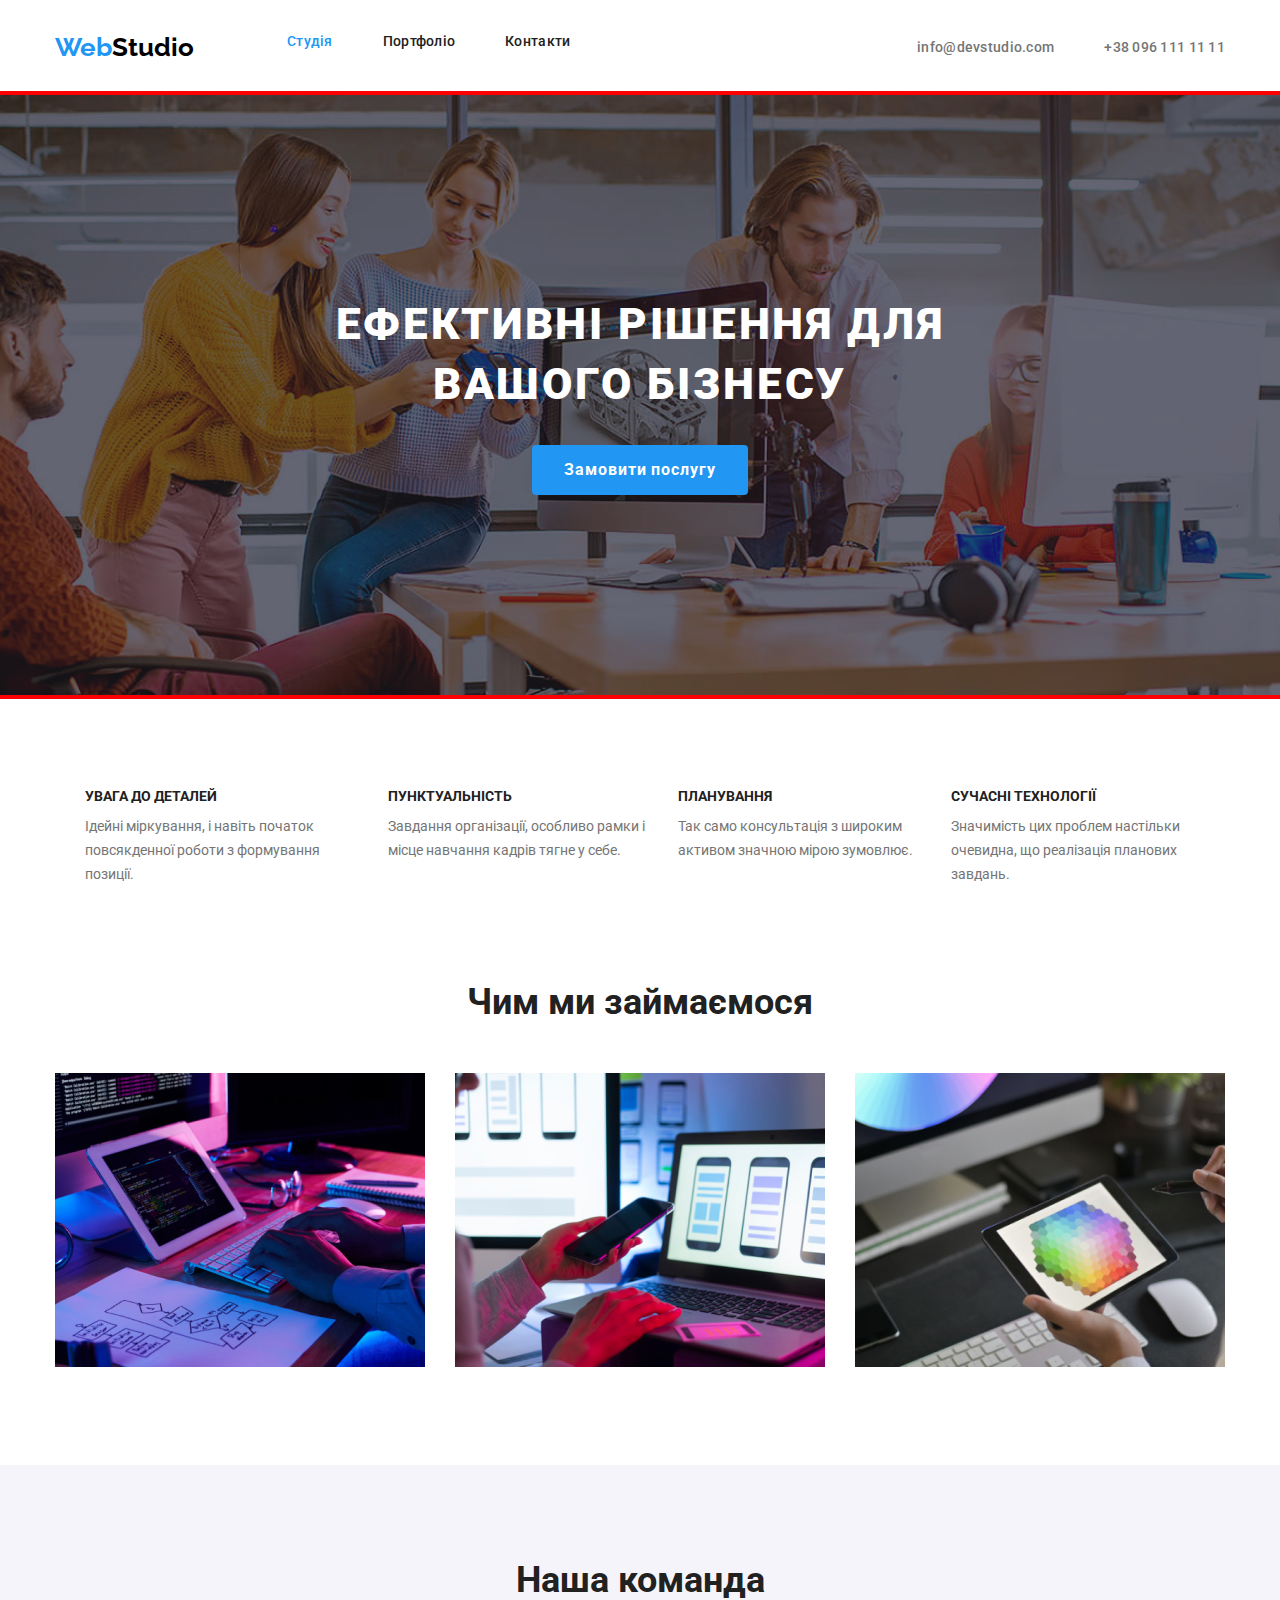
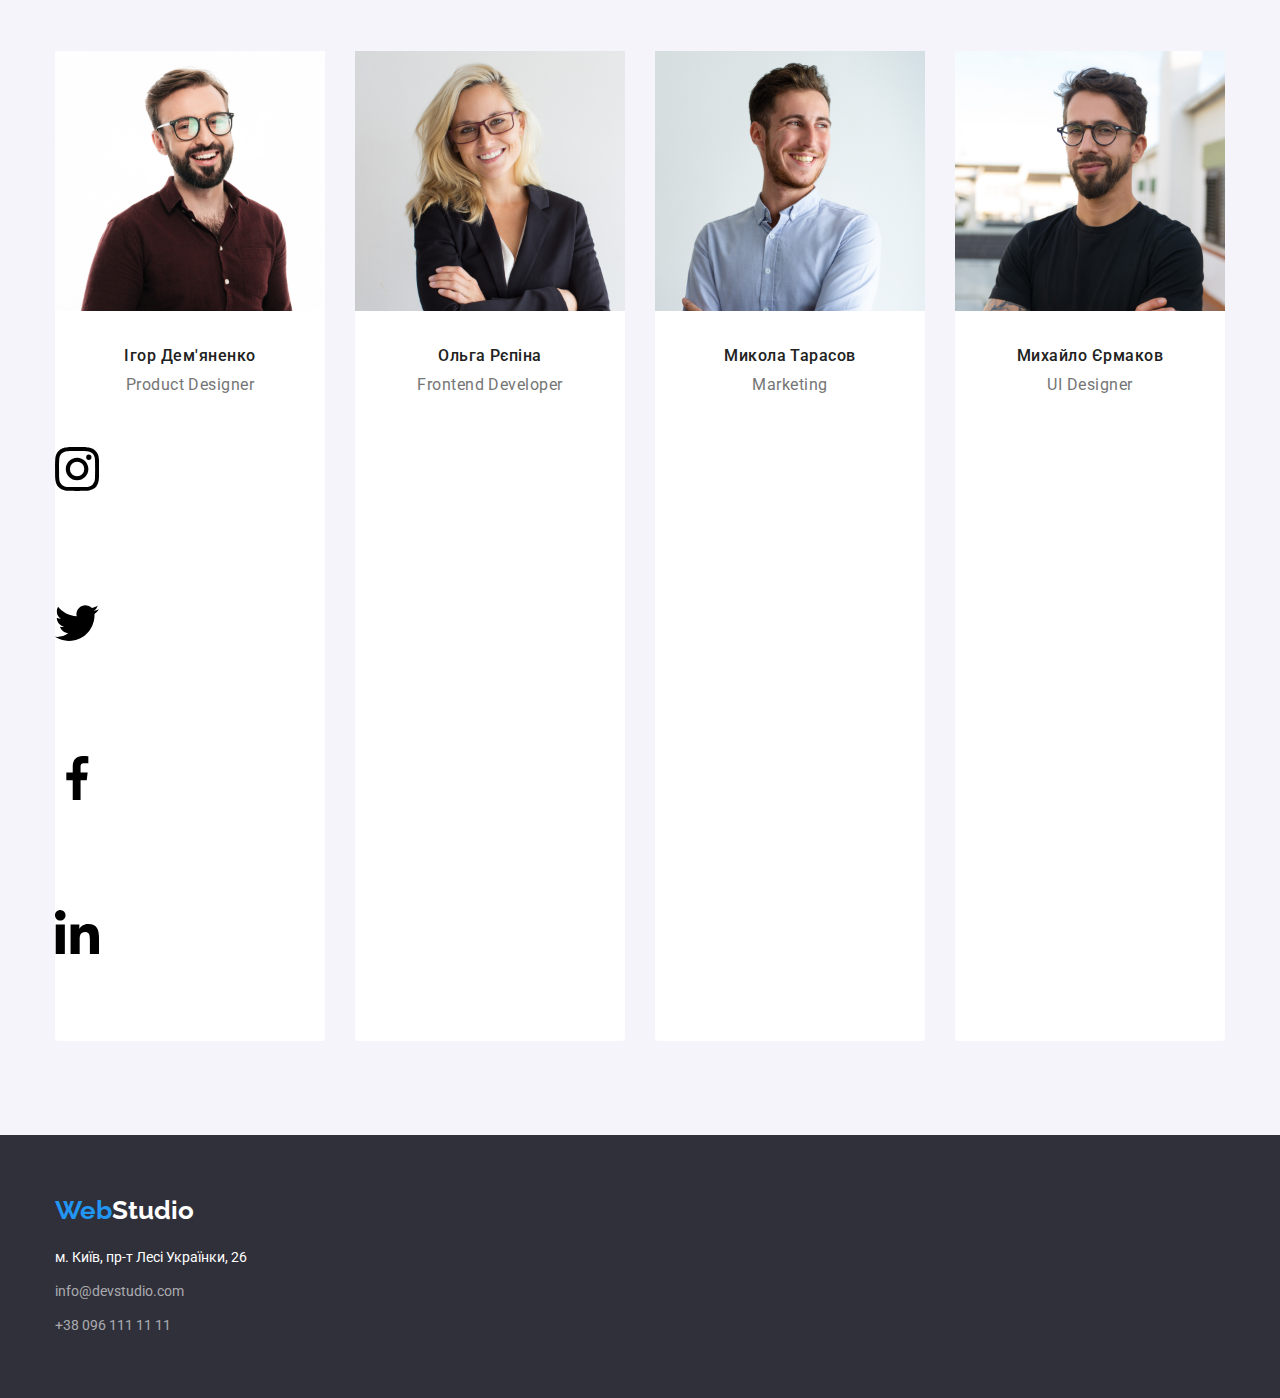
<file: index.html>
<!DOCTYPE html>
<html lang="uk">
<head>
    <meta charset="UTF-8">
    <meta http-equiv="X-UA-Compatible" content="IE=edge">
    <meta name="viewport" content="width=device-width, initial-scale=1.0">
    <title>Студія</title>
<link rel="stylesheet" href="https://cdnjs.cloudflare.com/ajax/libs/modern-normalize/1.1.0/modern-normalize.min.css" />
    <link rel="preconnect" href="https://fonts.googleapis.com">
    <link rel="preconnect" href="https://fonts.gstatic.com" crossorigin>
    <link href="https://fonts.googleapis.com/css2?family=Raleway:wght@700&family=Roboto:wght@400;500;700;900&display=swap"rel="stylesheet">
    <link rel="stylesheet" href="./css/styles.css"/>
</head>
<body>
    <!--Шапка сайту-->
    <header>
        <div class="container header-container">
        <nav class="header-nav" >
        <a class="webstudio-top" href=""> <span class="web" >Web</span>Studio</a>
        <ul class="site-nav" >
            <li> <a href="./index.html" class="link  current" >Студія</a> </li>
            <li> <a href="./portfolio.html" class="portfolio link" >Портфоліо</a> </li>
            <li> <a href="" class="contacts link" >Контакти</a> </li>
        </ul>
</nav>
        <ul class="site-nav">
            <li> <a href="mailto=info@devstudio.com"  class="email link">info@devstudio.com
                <!-- <svg class="site-nav" width="16" heigth="12" > <use href="./images/icons.svg#envelope" > </use> </svg> -->
            </a> </li>
            <li> <a href="tel:+380961111111"  class="telephone link">+38 096 111 11 11</a> </li>
        </ul>
        </div>
    </header>
    <!-- Секція 1-->
    <main>
    <section class="hero " >
        <div class="container">
<h1 class="hero-title "> Ефективні рішення для вашого бізнесу</h1>
<button type="button" class="pointer click">Замовити послугу </button>
        </div>
    </section>
    <!-- Секція 2-->
    <section class="section" >
        <div class="container container-section">
        <h2  class="sect"  >Наші особливості</h2>
        <ul class="features container-section" >
            <li><h3 class="title" > УВАГА ДО ДЕТАЛЕЙ</h3>
                <p class="text" >Ідейні міркування, і навіть початок повсякденної роботи з формування позиції.</p></li>
            <li><h3 class="title" >ПУНКТУАЛЬНІСТЬ</h3>
                <p class="text" >Завдання організації, особливо рамки і місце навчання кадрів тягне у себе.</p></li>
            <li><h3 class="title" >ПЛАНУВАННЯ</h3>
                <p class="text" >Так само консультація з широким активом значною мірою зумовлює.</p></li>
            <li><h3 class="title" >СУЧАСНІ ТЕХНОЛОГІЇ</h3>
                <p class="text" >Значимість цих проблем настільки очевидна, що реалізація планових завдань.</p></li>
        </ul>
        </div>
    </section>
    <!--Секція 3-->
    <section class="section frame" >
        <div class="container" > 
        <h2 class="section-title" >Чим ми займаємося</h2>
        <ul class="container-section-img">
            <li><img src="./images/box1.jpg" alt="Планшет, клавіатура, блокнот, ручка, окуляри" width="370" height="294"> </li>
            <li>  <img src="./images/box2.jpg" alt="Ноутбук, телефон" width="370" height="294">  </li>
            <li>  <img src="./images/box3.jpg" alt="Планшет, клавіатура, мишка, рука з ручкою" width="370" height="294">  </li>
        </ul>
</div>

    </section>
    <!--Секція 4-->
    <section class="section koman " >
        <div class="container container-background">
        <h2 class="section-title "  >Наша команда</h2>
<ul class="container-section-koman">
    <li class="fon" > 
         <img src="./images/img1.jpg" alt="Чоловік з бородою в окулярах" width="270" height="260">
        <div class="card-index" > <h3 class="tit">Ігор Дем'яненко</h3>
        <p class="tex">Product Designer</p>
    <ul class="socials list" >
        <li class="socials-item" > 
            <a class="socials-link link" 
            href="./https://instagram.com" 
            target="_blank" 
            rel="noopener noreferrer"
            aria-label="instagram" >
        <svg class="socials-icon" width="44" heigth="44">
            <use href="./images/icons.svg#instagram"> </use>
        </svg> </a> </li>
        <li class="socials-item">
            <a class="socials-link link" href="./https://twitter.com" target="_blank" rel="noopener noreferrer"
                aria-label="twitter">
                <svg class="socials-icon" width="44" heigth="44">
                    <use href="./images/icons.svg#twitter"> </use>
                </svg></a></li>
        <li class="socials-item">
            <a class="socials-link link" href="./https://facebook.com" target="_blank" rel="noopener noreferrer"
                aria-label="facebook">
                <svg class="socials-icon" width="44" heigth="44">
                    <use href="./images/icons.svg#facebook"> </use>
                </svg>
            </a>
        </li>
        <li class="socials-item">
            <a class="socials-link link" href="./https://linkedin.com" target="_blank" rel="noopener noreferrer"
                aria-label="linkedin">
                <svg class="socials-icon" width="44" heigth="44">
                    <use href="./images/icons.svg#linkedin"> </use>
                </svg>
            </a>
        </li>
    </ul>
    </div></li>
    <li class="fon" ><img src="./images/img2.jpg" alt="Білява жінка, в окулярах" width="270" height="260">
        <div class="card-index"><h3 class="tit">Ольга Рєпіна</h3>
        <p class="tex">Frontend Developer</p> </div> </li>
    <li class="fon" ><img src="./images/img3.jpg" alt="Молодий хлопець посміхається" width="270" height="260">
        <div class="card-index"><h3 class="tit">Микола Тарасов</h3>
        <p class="tex">Marketing</p> </div> </li>
    <li class="fon" ><img src="./images/img4.jpg" alt="Молодий чоловік з бородою в окулярах" width="270" height="260">
        <div class="card-index"><h3 class="tit">Михайло Єрмаков</h3>
        <p class="tex">UI Designer</p> </div> </li>
</ul>
        </div>
    </section>
     </main>
    <!--Підвал сторінки-->
    <footer class=" futer " >
        <div class="container">
        <a class="webs-top" href=""> <span class="weba">Web</span>Studio</a>
        <address  >
            <ul >
<li class="indents"><a href="https://goo.gl/maps/CPtrU1FHBa2aNyZL9" target="_blank" class="emailink address" rel="noopener noreferrer">м. Київ, пр-т Лесі Українки,
    26</a></li>
<li class="indents"> <a href="mailto=info@devstudio.com" class="emailink">info@devstudio.com</a> </li>
<li class="indents"> <a href="tel:+380961111111" class="emailink">+38 096 111 11 11</a> </li>
 </ul>
        </address>
        </div>
    </footer>
</body>
</html>
</file>
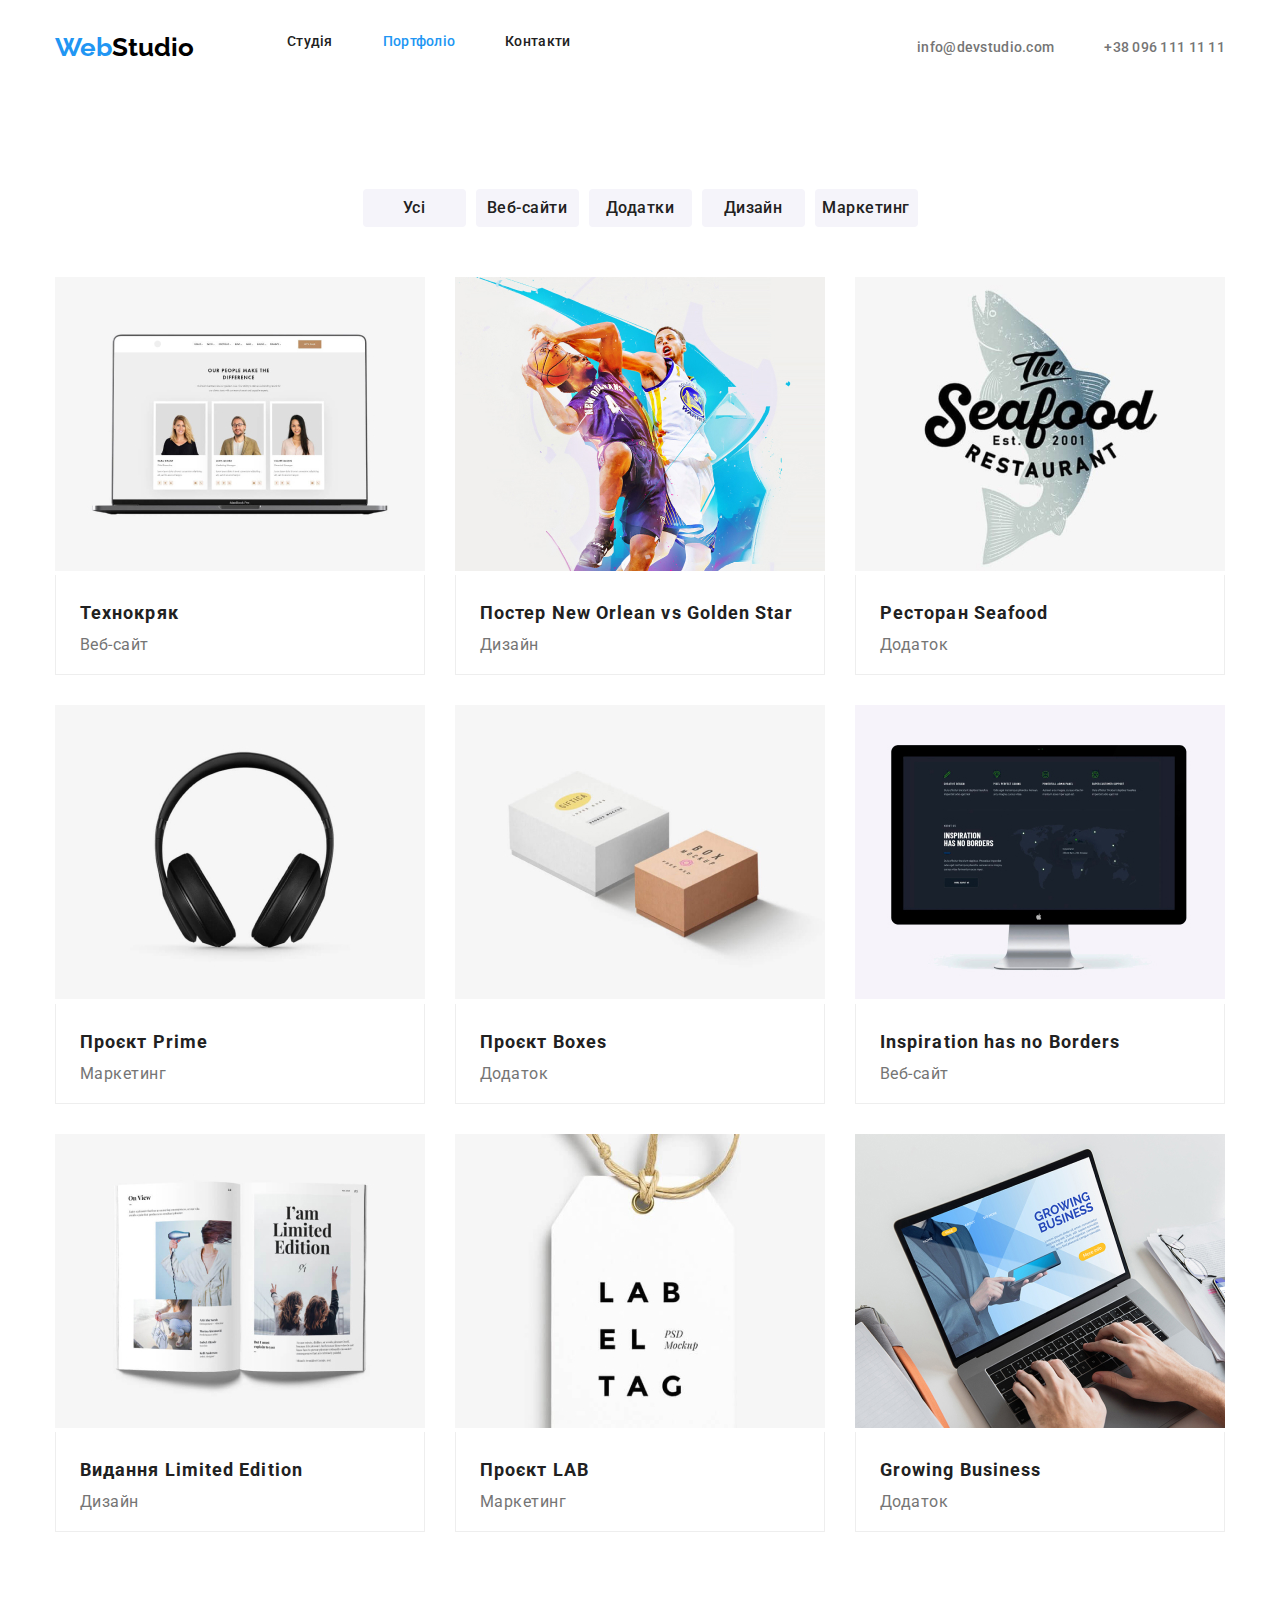
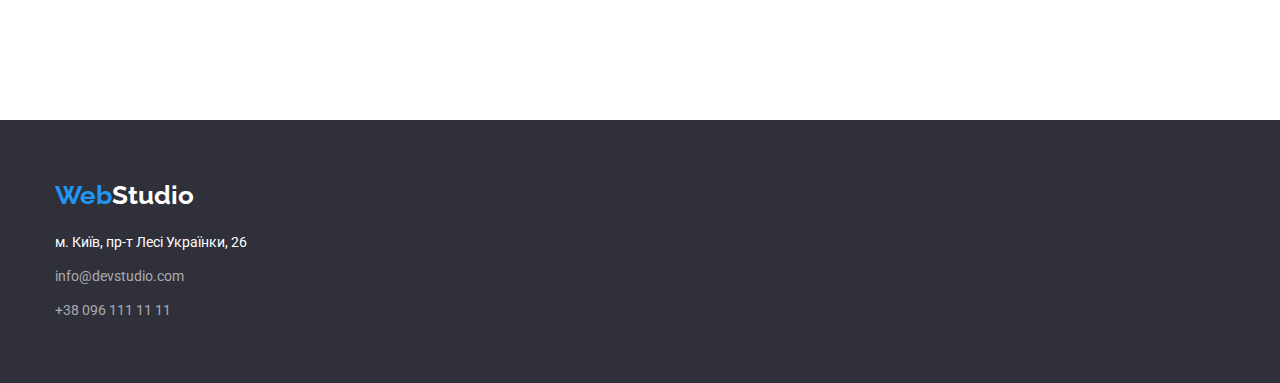
<file: portfolio.html>
<!DOCTYPE html>
<html lang="uk">
<head>
    <meta charset="UTF-8">
    <meta http-equiv="X-UA-Compatible" content="IE=edge">
    <meta name="viewport" content="width=device-width, initial-scale=1.0">
    <title>Портфоліо</title>
    <link rel="stylesheet" href="https://cdnjs.cloudflare.com/ajax/libs/modern-normalize/1.1.0/modern-normalize.min.css" />
    <link rel="preconnect" href="https://fonts.googleapis.com">
    <link rel="preconnect" href="https://fonts.gstatic.com" crossorigin>
    <link href="https://fonts.googleapis.com/css2?family=Raleway:wght@700&family=Roboto:wght@400;500;700;900&display=swap"
        rel="stylesheet">
    <link rel="stylesheet" href="./css/styles.css" />
</head>
<body>
    <!--Сторінка Portfolio-->
    <!--Шапка сайту-->
    <header>
        <div class="container header-container"> 
        <nav class="header-nav" >
            <a class="webstudio-top" href=""> <span class="web">Web</span>Studio</a>
            <ul class="site-nav">
                <li> <a href="./index.html" class="link">Студія</a> </li>
                <li> <a href="./portfolio.html" class="portfolio link current">Портфоліо</a> </li>
                <li> <a href="" class="contacts link">Контакти</a> </li>
            </ul>
        </nav>
        <ul class="site-nav">
            <li> <a href="mailto=info@devstudio.com" class="email link">info@devstudio.com</a> </li>
            <li> <a href="tel:+380961111111" class="telephone link">+38 096 111 11 11</a> </li>
        </ul>
        </div>
    </header>

<main>
    <section class="section-fon section " > 
    <div class="container container-butto ">
<h1 class="sect"  >Контент сторінки Portfolio</h1>

<ul class="container-buttons "> 
<li> <button type="button" class="but" >Усі</button> </li>
<li><button type="button" class="but" >Веб-сайти</button> </li>
<li><button type="button" class="but" >Додатки</button> </li>
<li><button type="button" class="but" >Дизайн</button> </li>
<li><button type="button" class="but" >Маркетинг</button> </li>
</ul>

<!--Наповнення контентом-->
<ul class="container-images " >
    <li class="item" > <a href="" class="link-nav" ><img src="./images/portf.jpg"  alt="Текст, Білява жінка, білявий чоловік в окулярах, жінка-брюнетка" width="370">
    <div class="card" >  <h2 class="title-h2" >Технокряк</h2>
    <p class="tex-p" >Веб-сайт</p> </div> </a>  </li>

<li class="item" > <a href="" class="link-nav"> <img src="./images/portf1.jpg" alt="Два чоловіка грають в баскетбол" width="370">
<div class="card"> <h2 class="title-h2">Постер New Orlean vs Golden Star</h2>
<p class="tex-p">Дизайн</p> </div> </a> </li>

<li class="item" > <a href="" class="link-nav"> <img src="./images/portf2.jpg" alt="Текст англійською та картинка" width="370">
<div class="card"> <h2 class="title-h2">Ресторан Seafood</h2>
<p class="tex-p">Додаток</p> </div> </a> </li>

<li class="item" > <a href="" class="link-nav"> <img src="./images/portf3.jpg" alt="Навушники" width="370">
<div class="card"> <h2 class="title-h2">Проєкт Prime</h2>
<p class="tex-p">Маркетинг</p> </div> </a> </li>

<li class="item" > <a href="" class="link-nav"> <img src="./images/portf4.jpg" alt="Дві коробки" width="370">
<div class="card"><h2 class="title-h2">Проєкт Boxes</h2>
<p class="tex-p">Додаток</p> </div> </a> </li>

<li  class="item"> <a href="" class="link-nav"> <img src="./images/portf5.jpg" alt="Монітор комп'ютера" width="370">
<div class="card"><h2 class="title-h2">Inspiration has no Borders</h2>
<p class="tex-p">Веб-сайт</p> </div> </a> </li>

<li class="item" > <a href="" class="link-nav"><img src="./images/portf6.jpg" alt="Відкрита книга" width="370">
<div class="card"><h2 class="title-h2">Видання Limited Edition</h2>
<p class="tex-p">Дизайн</p> </div> </a></li>

<li  class="item" > <a href="" class="link-nav"> <img src="./images/portf7.jpg" alt="Бірка" width="370">
<div class="card"><h2 class="title-h2">Проєкт LAB</h2>
<p class="tex-p">Маркетинг</p> </div> </a> </li>

<li class="item" > <a href="" class="link-nav"> <img src="./images/portf8.jpg" alt="Ноутбук, руки, окуляри" width="370">
<div class="card"><h2 class="title-h2">Growing Business</h2>
<p class="tex-p">Додаток</p> </div> </a> </li>
</ul>
</div>
</section>
</main>
    <!--Підвал сторінки-->
    <footer class=" futer ">
        <div class="container">
        <a class="webs-top" href=""> <span class="weba">Web</span>Studio</a>
        <address>
            <ul>
                <li class="indents"><a href="https://goo.gl/maps/CPtrU1FHBa2aNyZL9" target="_blank" class="emailink address"
                        rel="noopener noreferrer">м. Київ, пр-т Лесі Українки,
                        26</a></li>
                <li class="indents"> <a href="mailto=info@devstudio.com" class="emailink">info@devstudio.com</a> </li>
                <li class="indents"> <a href="tel:+380961111111" class="emailink">+38 096 111 11 11</a> </li>
            </ul>
        </address>
        </div>
    </footer>
    </body>
    </html>
</file>
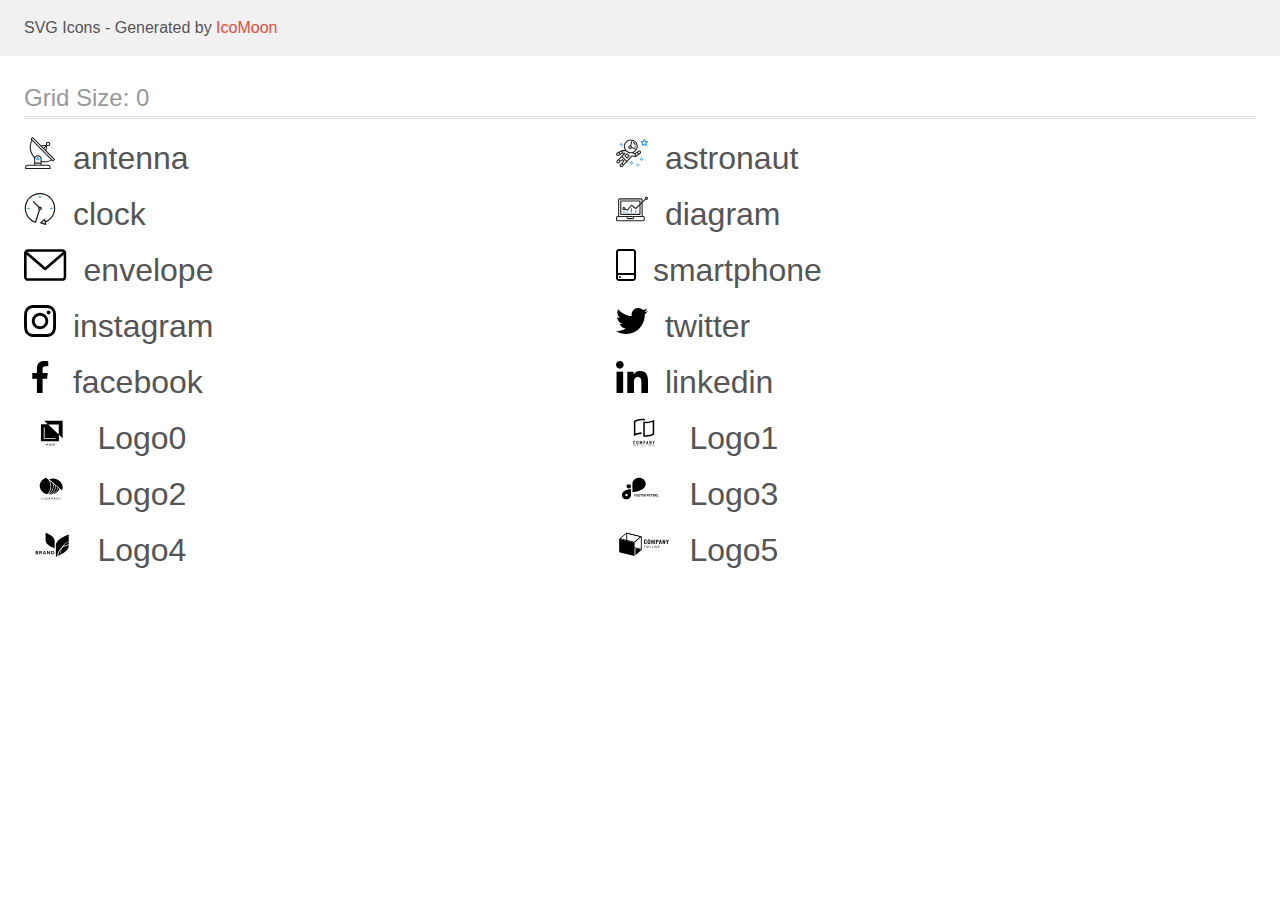
<file: images/icons/icomoon/demo.html>
<!doctype html>
<html>
<head>
    <title>IcoMoon - SVG Icons</title>
    <meta charset="utf-8">
    <meta name="viewport" content="width=device-width, initial-scale=1">
    <link rel="stylesheet" href="demo-files/demo.css">
    <link rel="stylesheet" href="style.css">
</head>
<body>
<svg aria-hidden="true" style="position: absolute; width: 0; height: 0; overflow: hidden;" version="1.1" xmlns="http://www.w3.org/2000/svg" xmlns:xlink="http://www.w3.org/1999/xlink">
<defs>
<symbol id="antenna" viewBox="0 0 32 32">
<path fill="#212121" style="fill: var(--color1, #212121)" d="M30.773 22.098l-8.443-8.505 0.937-4.615c0.242 0.094 0.499 0.144 0.758 0.146h0.006c1.192 0.014 2.17-0.941 2.184-2.133s-0.941-2.17-2.133-2.184c-1.192-0.014-2.17 0.941-2.184 2.133-0.003 0.255 0.039 0.509 0.125 0.749l-4.96 0.605-8.091-8.133c-0.099-0.101-0.235-0.159-0.377-0.16-0.14 0.001-0.274 0.056-0.373 0.155l-1.513 1.504c-0.208 0.208-0.208 0.546 0 0.754l0.814 0.826c-3.153 5.798-2.129 12.978 2.519 17.663 0.043 0.041 0.092 0.074 0.146 0.098-0.034 0.18-0.051 0.364-0.052 0.547v6.187h-6.4c-1.472 0.002-2.665 1.195-2.667 2.667v1.067c0 0.295 0.239 0.533 0.533 0.533h24.533c0.295 0 0.533-0.239 0.533-0.533v-1.067c-0.002-1.472-1.195-2.665-2.667-2.667h-6.4v-2.742c1.003 0.21 2.024 0.317 3.049 0.32 2.458-0.003 4.877-0.615 7.040-1.783l0.818 0.823c0.099 0.101 0.235 0.159 0.377 0.16 0.14-0.001 0.274-0.056 0.373-0.155l1.513-1.504c0.208-0.208 0.208-0.546 0-0.754zM23.28 6.233c0.418-0.415 1.093-0.414 1.508 0.004s0.414 1.093-0.004 1.508c-0.2 0.199-0.47 0.31-0.752 0.31h-0.003c-0.589-0.003-1.064-0.483-1.061-1.072 0.002-0.282 0.115-0.552 0.314-0.751h-0.002zM22.024 9.738l-0.598 2.946-1.175-1.182 1.774-1.763zM21.419 8.836l-1.92 1.909-1.485-1.493 3.405-0.415zM24.004 28.8c0.884 0 1.6 0.716 1.6 1.6v0.533h-23.467v-0.533c0-0.884 0.716-1.6 1.6-1.6h20.267zM16.537 26.667v1.067h-5.333v-1.067h5.333zM11.204 25.6v-4.053c0-1.294 1.196-2.347 2.667-2.347s2.667 1.053 2.667 2.347v4.053h-5.333zM17.604 23.904v-2.357c0-1.882-1.675-3.413-3.733-3.413-1.331-0.020-2.576 0.657-3.281 1.786-4.058-4.274-4.971-10.645-2.279-15.887l18.602 18.708c-2.872 1.461-6.165 1.873-9.309 1.163zM28.893 23.22l-21.057-21.181 0.755-0.752 7.935 7.98c0.004 0 0.006 0.007 0.010 0.010l13.115 13.191-0.757 0.752z"></path>
<path fill="#2196f3" style="fill: var(--color2, #2196f3)" d="M13.876 20.267h-0.005c-0.884-0.001-1.601 0.714-1.602 1.598s0.714 1.601 1.598 1.602h0.005c0.884 0.001 1.601-0.714 1.602-1.598s-0.714-1.601-1.598-1.602zM14.249 22.245c-0.1 0.1-0.236 0.156-0.378 0.155-0.295-0.002-0.532-0.242-0.531-0.536 0.001-0.141 0.057-0.276 0.157-0.375s0.233-0.154 0.373-0.155c0.295 0.002 0.532 0.241 0.53 0.536-0.001 0.141-0.057 0.276-0.157 0.375h0.005z"></path>
</symbol>
<symbol id="astronaut" viewBox="0 0 32 32">
<path fill="#2196f3" style="fill: var(--color2, #2196f3)" d="M31.974 4.524c-0.063-0.193-0.229-0.333-0.43-0.363l-1.91-0.278-0.855-1.731c-0.179-0.365-0.777-0.365-0.956 0l-0.855 1.731-1.91 0.278c-0.201 0.029-0.367 0.17-0.431 0.363-0.062 0.193-0.011 0.405 0.135 0.547l1.383 1.348-0.326 1.903c-0.034 0.2 0.048 0.402 0.212 0.522 0.166 0.121 0.382 0.135 0.562 0.040l1.709-0.899 1.709 0.899c0.078 0.041 0.164 0.061 0.249 0.061 0.11 0 0.221-0.034 0.314-0.102 0.164-0.119 0.246-0.322 0.212-0.522l-0.326-1.903 1.383-1.348c0.145-0.142 0.197-0.354 0.135-0.547zM29.511 5.851c-0.125 0.122-0.183 0.299-0.153 0.472l0.191 1.114-1-0.526c-0.078-0.041-0.163-0.061-0.249-0.061s-0.17 0.020-0.249 0.061l-1.001 0.526 0.191-1.114c0.030-0.173-0.028-0.349-0.153-0.472l-0.81-0.789 1.119-0.163c0.174-0.025 0.324-0.134 0.402-0.292l0.5-1.013 0.5 1.013c0.078 0.157 0.228 0.267 0.402 0.292l1.119 0.163-0.809 0.789z"></path>
<path fill="#2196f3" style="fill: var(--color2, #2196f3)" d="M26.134 20.522h-1.067v1.067h1.067v-1.067z"></path>
<path fill="#2196f3" style="fill: var(--color2, #2196f3)" d="M26.134 22.656h-1.067v1.067h1.067v-1.067z"></path>
<path fill="#2196f3" style="fill: var(--color2, #2196f3)" d="M27.2 21.589h-1.067v1.067h1.067v-1.067z"></path>
<path fill="#2196f3" style="fill: var(--color2, #2196f3)" d="M25.067 21.589h-1.067v1.067h1.067v-1.067z"></path>
<path fill="#2196f3" style="fill: var(--color2, #2196f3)" d="M22.4 26.389h-1.067v1.067h1.067v-1.067z"></path>
<path fill="#2196f3" style="fill: var(--color2, #2196f3)" d="M22.4 28.522h-1.067v1.067h1.067v-1.067z"></path>
<path fill="#2196f3" style="fill: var(--color2, #2196f3)" d="M23.467 27.456h-1.067v1.067h1.067v-1.067z"></path>
<path fill="#2196f3" style="fill: var(--color2, #2196f3)" d="M21.333 27.456h-1.067v1.067h1.067v-1.067z"></path>
<path fill="#2196f3" style="fill: var(--color2, #2196f3)" d="M16 24.256h-1.067v1.067h1.067v-1.067z"></path>
<path fill="#2196f3" style="fill: var(--color2, #2196f3)" d="M16 26.389h-1.067v1.067h1.067v-1.067z"></path>
<path fill="#2196f3" style="fill: var(--color2, #2196f3)" d="M17.067 25.322h-1.067v1.067h1.067v-1.067z"></path>
<path fill="#2196f3" style="fill: var(--color2, #2196f3)" d="M14.933 25.322h-1.067v1.067h1.067v-1.067z"></path>
<path fill="#2196f3" style="fill: var(--color2, #2196f3)" d="M5.867 6.122h-1.067v1.067h1.067v-1.067z"></path>
<path fill="#2196f3" style="fill: var(--color2, #2196f3)" d="M5.867 8.255h-1.067v1.067h1.067v-1.067z"></path>
<path fill="#2196f3" style="fill: var(--color2, #2196f3)" d="M6.933 7.189h-1.067v1.067h1.067v-1.067z"></path>
<path fill="#2196f3" style="fill: var(--color2, #2196f3)" d="M4.8 7.189h-1.067v1.067h1.067v-1.067z"></path>
<path fill="#212121" style="fill: var(--color1, #212121)" d="M24.715 14.159c-0.287-0.388-0.709-0.637-1.188-0.705-0.481-0.068-0.956 0.058-1.34 0.352l-1.252 0.96-1.898 1.417-1.358-0.541c2.421-1.086 4.114-3.508 4.114-6.32 0-3.823-3.123-6.933-6.961-6.933s-6.961 3.11-6.961 6.933c0 1.386 0.414 2.674 1.12 3.758l-2.764-0.024c-0.002 0-0.003 0-0.005 0-0.009 0-0.015 0.004-0.023 0.005-0.053 0.002-0.105 0.013-0.155 0.031-0.013 0.005-0.026 0.008-0.038 0.013-0.006 0.003-0.013 0.003-0.019 0.006l-3.233 1.596c-0.001 0-0.001 0-0.001 0.001l-1.893 0.911c-0.021 0.009-0.042 0.021-0.063 0.035-0.755 0.502-1.012 1.489-0.598 2.295 0.22 0.429 0.595 0.745 1.056 0.889 0.178 0.055 0.359 0.083 0.539 0.083 0.29 0 0.577-0.071 0.839-0.211l1.388-0.738 2.264-1.169 1.357-0.008-5.442 5.416c-0.001 0.001-0.001 0.001-0.002 0.001l-1.339 1.333c-0.316 0.315-0.49 0.732-0.49 1.178s0.174 0.863 0.49 1.179c0.325 0.323 0.752 0.485 1.179 0.485s0.854-0.162 1.18-0.485l1.314-1.309 1.741-1.3 0.901 0.897-1.762 1.754c-0 0.001-0.001 0.001-0.002 0.001l-1.339 1.333c-0.316 0.315-0.49 0.732-0.49 1.178s0.174 0.863 0.49 1.179c0.325 0.323 0.753 0.485 1.18 0.485s0.855-0.162 1.18-0.485l3.482-3.467c0.001-0.001 0.001-0.001 0.001-0.002l1.010-1-0.004-0.004c0.006-0.006 0.015-0.009 0.022-0.015l5.166-5.658 3.471 0.494c0.025 0.004 0.050 0.005 0.075 0.005 0.065 0 0.127-0.015 0.187-0.038 0.018-0.006 0.033-0.015 0.050-0.023 0.019-0.010 0.039-0.015 0.058-0.027l3.213-2.133c0.012-0.008 0.018-0.021 0.029-0.029 0.013-0.010 0.029-0.014 0.041-0.026l1.271-1.191c0.662-0.62 0.753-1.635 0.212-2.362zM2.13 17.77c-0.173 0.093-0.37 0.111-0.558 0.052-0.187-0.058-0.338-0.186-0.427-0.358-0.161-0.314-0.068-0.695 0.214-0.902l1.314-0.632 0.449 1.312-0.992 0.528zM5.628 15.942l-1.548 0.8-0.439-1.283 2.027-1.001-0.040 1.484zM20.727 9.322c0 0.918-0.219 1.785-0.599 2.559l-4.181-1.899c-0.044-0.573-0.341-1.075-0.788-1.388l1.464-4.86c2.378 0.756 4.105 2.974 4.105 5.588zM8.938 9.322c0-3.235 2.644-5.867 5.894-5.867 0.253 0 0.5 0.021 0.745 0.052l-1.432 4.754c-0.019-0.001-0.037-0.006-0.057-0.006-1.033 0-1.873 0.837-1.873 1.867s0.84 1.867 1.873 1.867c0.694 0 1.294-0.383 1.618-0.945l3.862 1.755c-1.075 1.446-2.795 2.39-4.737 2.39-3.25 0-5.894-2.632-5.894-5.867zM14.894 10.122c0 0.441-0.362 0.8-0.806 0.8s-0.806-0.359-0.806-0.8c0-0.441 0.362-0.8 0.806-0.8s0.806 0.359 0.806 0.8zM2.465 25.146c-0.236 0.234-0.619 0.234-0.854 0.001-0.114-0.114-0.176-0.263-0.176-0.423s0.062-0.309 0.176-0.421l0.962-0.958 0.851 0.848-0.959 0.955zM5.679 28.88c-0.236 0.234-0.619 0.235-0.855 0.001-0.114-0.114-0.176-0.263-0.176-0.423s0.062-0.309 0.176-0.421l0.963-0.959 0.852 0.848-0.96 0.955zM9.16 25.411c-0.001 0-0.001 0-0.002 0.001l-1.765 1.76-0.852-0.848 1.763-1.755c0 0 0 0 0-0s0.001-0.001 0.002-0.001c0.040-0.040 0.065-0.088 0.090-0.135 0.007-0.014 0.020-0.026 0.026-0.040 0.017-0.041 0.019-0.085 0.026-0.129 0.003-0.025 0.014-0.047 0.014-0.073 0-0.036-0.013-0.070-0.020-0.106-0.006-0.032-0.006-0.065-0.019-0.095-0.020-0.050-0.055-0.094-0.091-0.138-0.010-0.012-0.014-0.027-0.025-0.038 0 0 0 0-0.001 0s-0.001-0.002-0.001-0.002l-1.607-1.6c-0.017-0.017-0.039-0.024-0.058-0.038-0.028-0.022-0.055-0.042-0.087-0.058-0.030-0.015-0.061-0.024-0.093-0.033-0.034-0.010-0.067-0.017-0.103-0.020-0.033-0.002-0.063 0.001-0.095 0.005-0.036 0.004-0.069 0.009-0.104 0.020-0.034 0.011-0.063 0.027-0.094 0.045-0.020 0.011-0.042 0.015-0.061 0.029l-1.773 1.324-0.901-0.897 2.399-2.386 4.361 4.289-0.928 0.919zM15.979 18.394c-0.015-0.002-0.030 0.004-0.045 0.003-0.039-0.002-0.076 0.001-0.115 0.007-0.030 0.005-0.059 0.011-0.088 0.021-0.034 0.012-0.065 0.028-0.097 0.047-0.030 0.018-0.057 0.037-0.083 0.061-0.013 0.011-0.028 0.017-0.040 0.029l-4.698 5.146-4.328-4.257 2.833-2.818c0.209-0.208 0.21-0.546 0.002-0.755-0.105-0.105-0.243-0.157-0.381-0.156v-0.001l-2.219 0.013 0.028-1.607 3.104 0.027c1.265 1.294 3.029 2.101 4.981 2.101 0.437 0 0.864-0.045 1.279-0.123 0.040 0.032 0.079 0.065 0.13 0.085l2.41 0.96 0.331 1.644-3.003-0.427zM20.020 18.572l-0.313-1.558 1.446-1.080 0.947 1.257-2.080 1.381zM23.774 15.741l-0.838 0.785-0.931-1.236 0.831-0.637c0.155-0.119 0.351-0.168 0.543-0.143 0.193 0.027 0.364 0.128 0.48 0.284 0.217 0.292 0.18 0.699-0.085 0.947z"></path>
<path fill="#212121" style="fill: var(--color1, #212121)" d="M13.602 18.544l-2.143-2.133c-0.207-0.207-0.545-0.207-0.753 0l-2.142 2.133c-0.1 0.101-0.157 0.236-0.157 0.378s0.056 0.278 0.157 0.378l2.142 2.133c0.104 0.103 0.241 0.155 0.377 0.155s0.273-0.052 0.376-0.155l2.143-2.133c0.1-0.1 0.157-0.236 0.157-0.378s-0.057-0.278-0.157-0.378zM11.083 20.303l-1.387-1.381 1.387-1.381 1.387 1.381-1.387 1.381z"></path>
<path fill="#212121" style="fill: var(--color1, #212121)" d="M17.164 5.071l-0.258 1.036c0.071 0.018 1.738 0.452 1.738 2.149h1.067c-0-2.017-1.666-2.965-2.547-3.185z"></path>
<path fill="#212121" style="fill: var(--color1, #212121)" d="M19.711 9.322h-1.067v1.067h1.067v-1.067z"></path>
</symbol>
<symbol id="clock" viewBox="0 0 32 32">
<path fill="#212121" style="fill: var(--color1, #212121)" d="M31.297 15.301c-0.002-8.452-6.855-15.303-15.308-15.301s-15.303 6.855-15.301 15.308c0.001 6.658 4.307 12.551 10.649 14.576 0.061 0.019 0.124 0.029 0.187 0.029 0.121-0 0.239-0.032 0.342-0.094 0.135-0.080 0.236-0.207 0.283-0.356l3.865-12.25c1.057-0.005 1.909-0.866 1.903-1.923s-0.866-1.909-1.923-1.903c-0.284 0.001-0.565 0.067-0.82 0.191l-5.106-5.107c-0.253-0.245-0.657-0.238-0.902 0.016-0.239 0.247-0.239 0.639 0 0.886l5.103 5.109c-0.392 0.799-0.168 1.764 0.536 2.309l-3.683 11.673c-7.278-2.681-11.004-10.754-8.323-18.032s10.754-11.004 18.032-8.323 11.004 10.754 8.323 18.032c-1.31 3.556-4.001 6.431-7.462 7.973l-0.398-1.874c-0.073-0.344-0.411-0.565-0.756-0.492-0.109 0.023-0.209 0.074-0.292 0.148l-3.837 3.426c-0.263 0.234-0.287 0.637-0.052 0.9 0.076 0.085 0.174 0.149 0.283 0.184l4.899 1.563c0.335 0.108 0.694-0.077 0.802-0.412 0.034-0.106 0.040-0.219 0.017-0.328l-0.391-1.839c5.664-2.388 9.342-7.942 9.329-14.089zM15.992 14.664c0.352 0 0.638 0.286 0.638 0.638s-0.286 0.638-0.638 0.638c-0.352 0-0.638-0.285-0.638-0.638s0.285-0.638 0.638-0.638zM18.093 29.528l2.184-1.948 0.603 2.84-2.787-0.892z"></path>
<path fill="#2196f3" style="fill: var(--color2, #2196f3)" d="M15.354 3.185v1.275c0 0.352 0.285 0.638 0.638 0.638s0.638-0.285 0.638-0.638v-1.275c0-0.352-0.286-0.638-0.638-0.638s-0.638 0.286-0.638 0.638z"></path>
<path fill="#2196f3" style="fill: var(--color2, #2196f3)" d="M3.876 14.664c-0.352 0-0.638 0.286-0.638 0.638s0.285 0.638 0.638 0.638h1.275c0.352 0 0.638-0.285 0.638-0.638s-0.285-0.638-0.638-0.638h-1.275z"></path>
<path fill="#2196f3" style="fill: var(--color2, #2196f3)" d="M28.108 15.939c0.352 0 0.638-0.285 0.638-0.638s-0.285-0.638-0.638-0.638h-1.275c-0.352 0-0.638 0.286-0.638 0.638s0.286 0.638 0.638 0.638h1.275z"></path>
</symbol>
<symbol id="diagram" viewBox="0 0 32 32">
<path fill="#2196f3" style="fill: var(--color2, #2196f3)" d="M14.926 14.965h1.066v4.798h-1.066v-4.797z"></path>
<path fill="#2196f3" style="fill: var(--color2, #2196f3)" d="M19.19 17.097h1.066v2.665h-1.066v-2.665z"></path>
<path fill="#2196f3" style="fill: var(--color2, #2196f3)" d="M10.661 18.696h1.066v1.066h-1.066v-1.066z"></path>
<path fill="#2196f3" style="fill: var(--color2, #2196f3)" d="M7.463 18.163h1.066v1.599h-1.066v-1.599z"></path>
<path fill="#212121" style="fill: var(--color1, #212121)" d="M1.599 28.291h25.587c0.883 0 1.599-0.716 1.599-1.599v-2.132c0-0.883-0.716-1.599-1.599-1.599h-0.533v-13.293l3.028-2.868c0.703 0.346 1.553 0.136 2.013-0.499s0.396-1.508-0.152-2.068-1.42-0.644-2.065-0.198c-0.644 0.446-0.873 1.292-0.542 2.002l-2.281 2.163v-1.23c0-0.883-0.716-1.599-1.599-1.599h-21.322c-0.883 0-1.599 0.716-1.599 1.599v15.992h-0.533c-0.883 0-1.599 0.716-1.599 1.599v2.132c0 0.883 0.716 1.599 1.599 1.599zM30.384 4.837c0.294 0 0.533 0.239 0.533 0.533s-0.239 0.533-0.533 0.533c-0.294 0-0.533-0.239-0.533-0.533s0.239-0.533 0.533-0.533zM3.198 6.969c0-0.294 0.239-0.533 0.533-0.533h21.322c0.294 0 0.533 0.239 0.533 0.533v2.239l-1.066 1.013v-2.186c0-0.294-0.239-0.533-0.533-0.533h-19.19c-0.294 0-0.533 0.239-0.533 0.533v13.326c0 0.294 0.239 0.533 0.533 0.533h19.19c0.294 0 0.533-0.239 0.533-0.533v-9.674l1.066-1.010v12.284h-22.388v-15.992zM7.996 13.899c-0.721-0.002-1.354 0.478-1.546 1.174s0.105 1.433 0.725 1.801c0.62 0.368 1.41 0.276 1.928-0.226l1.853 0.93c0.215 0.108 0.476 0.057 0.636-0.123l3.939-4.431 3.872 2.901c0.208 0.156 0.498 0.139 0.686-0.039l3.365-3.188v8.131h-18.124v-12.26h18.124v2.66l-3.771 3.572-3.904-2.927c-0.222-0.166-0.534-0.135-0.718 0.072l-3.993 4.493-1.493-0.746c0.011-0.064 0.018-0.129 0.020-0.193 0-0.883-0.716-1.599-1.599-1.599zM8.529 15.498c0 0.294-0.239 0.533-0.533 0.533s-0.533-0.239-0.533-0.533c0-0.294 0.239-0.533 0.533-0.533s0.533 0.239 0.533 0.533zM11.727 24.027h5.331v0.533c0 0.294-0.239 0.533-0.533 0.533h-4.264c-0.294 0-0.533-0.239-0.533-0.533v-0.533zM1.066 24.56c0-0.294 0.239-0.533 0.533-0.533h9.062v0.533c0 0.883 0.716 1.599 1.599 1.599h4.264c0.883 0 1.599-0.716 1.599-1.599v-0.533h9.062c0.294 0 0.533 0.239 0.533 0.533v2.132c0 0.294-0.239 0.533-0.533 0.533h-25.587c-0.294 0-0.533-0.239-0.533-0.533v-2.132z"></path>
</symbol>
<symbol id="envelope" viewBox="0 0 43 32">
<path d="M38.667 0h-34.667c-2.206 0-4 1.794-4 4v24c0 2.206 1.794 4 4 4h34.667c2.206 0 4-1.794 4-4v-24c0-2.206-1.794-4-4-4zM38.667 2.667c0.181 0 0.353 0.038 0.511 0.103l-17.844 15.466-17.844-15.466c0.158-0.066 0.33-0.103 0.511-0.103h34.667zM38.667 29.333h-34.667c-0.736 0-1.333-0.598-1.333-1.333v-22.413l17.793 15.421c0.251 0.217 0.563 0.326 0.874 0.326s0.622-0.108 0.874-0.326l17.793-15.421v22.413c0 0.736-0.598 1.333-1.333 1.333z"></path>
</symbol>
<symbol id="smartphone" viewBox="0 0 20 32">
<path d="M17 0h-14c-1.654 0-3 1.346-3 3v26c0 1.654 1.346 3 3 3h14c1.654 0 3-1.346 3-3v-26c0-1.654-1.346-3-3-3zM3 2h14c0.552 0 1 0.448 1 1v21h-16v-21c0-0.552 0.448-1 1-1zM17 30h-14c-0.552 0-1-0.448-1-1v-3h16v3c0 0.552-0.448 1-1 1z"></path>
<path d="M4.707 27.478c0.391 0.365 0.391 0.956 0 1.321s-1.024 0.365-1.414 0c-0.391-0.365-0.391-0.956 0-1.321s1.024-0.365 1.414 0z"></path>
</symbol>
<symbol id="instagram" viewBox="0 0 32 32">
<path d="M31.969 9.408c-0.075-1.7-0.35-2.869-0.744-3.882-0.406-1.075-1.032-2.038-1.851-2.838-0.8-0.813-1.769-1.444-2.832-1.844-1.019-0.394-2.182-0.669-3.882-0.744-1.713-0.081-2.257-0.1-6.601-0.1s-4.888 0.019-6.595 0.094c-1.7 0.075-2.869 0.35-3.882 0.744-1.075 0.406-2.038 1.031-2.838 1.85-0.813 0.8-1.444 1.769-1.844 2.832-0.394 1.019-0.669 2.182-0.744 3.882-0.081 1.713-0.1 2.257-0.1 6.601s0.019 4.888 0.094 6.595c0.075 1.7 0.35 2.869 0.744 3.882 0.406 1.075 1.038 2.038 1.85 2.838 0.8 0.813 1.769 1.444 2.832 1.844 1.019 0.394 2.182 0.669 3.882 0.744 1.706 0.075 2.25 0.094 6.595 0.094s4.888-0.019 6.595-0.094c1.7-0.075 2.869-0.35 3.882-0.744 2.151-0.832 3.851-2.532 4.682-4.682 0.394-1.019 0.669-2.182 0.744-3.882 0.075-1.707 0.094-2.251 0.094-6.595s-0.006-4.888-0.081-6.595zM29.087 22.473c-0.069 1.563-0.331 2.407-0.55 2.969-0.538 1.394-1.644 2.5-3.038 3.038-0.563 0.219-1.413 0.481-2.969 0.55-1.688 0.075-2.194 0.094-6.464 0.094s-4.782-0.019-6.464-0.094c-1.563-0.069-2.407-0.331-2.969-0.55-0.694-0.256-1.325-0.663-1.838-1.194-0.531-0.519-0.938-1.144-1.194-1.838-0.219-0.563-0.481-1.413-0.55-2.969-0.075-1.688-0.094-2.194-0.094-6.464s0.019-4.782 0.094-6.464c0.069-1.563 0.331-2.407 0.55-2.969 0.256-0.694 0.663-1.325 1.2-1.838 0.519-0.531 1.144-0.938 1.838-1.194 0.563-0.219 1.413-0.481 2.969-0.55 1.688-0.075 2.194-0.094 6.464-0.094 4.276 0 4.782 0.019 6.464 0.094 1.563 0.069 2.407 0.331 2.969 0.55 0.694 0.256 1.325 0.662 1.838 1.194 0.531 0.519 0.938 1.144 1.194 1.838 0.219 0.563 0.481 1.413 0.55 2.969 0.075 1.688 0.094 2.194 0.094 6.464s-0.019 4.77-0.094 6.458z"></path>
<path d="M16.059 7.783c-4.538 0-8.22 3.682-8.22 8.22s3.682 8.22 8.22 8.22c4.539 0 8.22-3.682 8.22-8.22s-3.682-8.22-8.22-8.22zM16.059 21.335c-2.944 0-5.332-2.388-5.332-5.332s2.388-5.332 5.332-5.332c2.944 0 5.332 2.388 5.332 5.332s-2.388 5.332-5.332 5.332z"></path>
<path d="M26.524 7.458c0 1.060-0.859 1.919-1.919 1.919s-1.919-0.859-1.919-1.919c0-1.060 0.859-1.919 1.919-1.919s1.919 0.859 1.919 1.919z"></path>
</symbol>
<symbol id="twitter" viewBox="0 0 32 32">
<path d="M32 6.078c-1.19 0.522-2.458 0.868-3.78 1.036 1.36-0.812 2.398-2.088 2.886-3.626-1.268 0.756-2.668 1.29-4.16 1.588-1.204-1.282-2.92-2.076-4.792-2.076-3.632 0-6.556 2.948-6.556 6.562 0 0.52 0.044 1.020 0.152 1.496-5.454-0.266-10.28-2.88-13.522-6.862-0.566 0.982-0.898 2.106-0.898 3.316 0 2.272 1.17 4.286 2.914 5.452-1.054-0.020-2.088-0.326-2.964-0.808 0 0.020 0 0.046 0 0.072 0 3.188 2.274 5.836 5.256 6.446-0.534 0.146-1.116 0.216-1.72 0.216-0.42 0-0.844-0.024-1.242-0.112 0.85 2.598 3.262 4.508 6.13 4.57-2.232 1.746-5.066 2.798-8.134 2.798-0.538 0-1.054-0.024-1.57-0.090 2.906 1.874 6.35 2.944 10.064 2.944 12.072 0 18.672-10 18.672-18.668 0-0.29-0.010-0.57-0.024-0.848 1.302-0.924 2.396-2.078 3.288-3.406z"></path>
</symbol>
<symbol id="facebook" viewBox="0 0 32 32">
<path d="M21.329 5.313h2.921v-5.088c-0.504-0.069-2.237-0.225-4.256-0.225-4.212 0-7.097 2.649-7.097 7.519v4.481h-4.648v5.688h4.648v14.312h5.699v-14.311h4.46l0.708-5.688h-5.169v-3.919c0.001-1.644 0.444-2.769 2.735-2.769z"></path>
</symbol>
<symbol id="linkedin" viewBox="0 0 32 32">
<path d="M31.992 32v-0.001h0.008v-11.736c0-5.741-1.236-10.164-7.948-10.164-3.227 0-5.392 1.771-6.276 3.449h-0.093v-2.913h-6.364v21.364h6.627v-10.579c0-2.785 0.528-5.479 3.977-5.479 3.399 0 3.449 3.179 3.449 5.657v10.401h6.62z"></path>
<path d="M0.528 10.636h6.635v21.364h-6.635v-21.364z"></path>
<path d="M3.843 0c-2.121 0-3.843 1.721-3.843 3.843s1.721 3.879 3.843 3.879c2.121 0 3.843-1.757 3.843-3.879-0.001-2.121-1.723-3.843-3.843-3.843v0z"></path>
</symbol>
<symbol id="Logo0" viewBox="0 0 57 32">
<path d="M20.267 3.733l3.738 3.538-6.938-0.004v17.166h18.133v-6.564l3.733 3.534v-17.671h-18.667zM35.036 17.455l-10.597-10.032h10.597v10.032zM31.746 21.923h-11.81v-11.545h0.835v10.764h10.975v0.782zM22.725 26.72l-0.436 0.898-0.436-0.898h-0.366l0.637 1.198v0.698h0.331v-0.698l0.635-1.198h-0.365zM23.273 28.615l0.154-0.441h0.734l0.155 0.441h0.344l-0.717-1.896h-0.296l-0.716 1.896h0.342zM23.794 27.122l0.275 0.786h-0.549l0.275-0.786zM25.531 27.863c-0.048 0.073-0.072 0.153-0.072 0.241 0 0.16 0.056 0.29 0.168 0.389s0.263 0.148 0.451 0.148 0.349-0.051 0.484-0.152l0.107 0.126h0.367l-0.279-0.329c0.109-0.149 0.164-0.341 0.164-0.574h-0.275c0 0.128-0.026 0.243-0.079 0.348l-0.366-0.432 0.129-0.094c0.091-0.066 0.157-0.132 0.197-0.198s0.060-0.14 0.060-0.219c0-0.12-0.044-0.22-0.133-0.301s-0.201-0.122-0.339-0.122c-0.153 0-0.274 0.043-0.365 0.13s-0.135 0.203-0.135 0.352c0 0.061 0.014 0.124 0.043 0.189s0.081 0.144 0.155 0.237c-0.141 0.101-0.235 0.188-0.283 0.262zM26.386 28.282c-0.093 0.071-0.193 0.107-0.299 0.107-0.095 0-0.17-0.027-0.227-0.082s-0.085-0.126-0.085-0.214c0-0.102 0.052-0.192 0.156-0.271l0.040-0.029 0.414 0.488zM26.046 27.442c-0.089-0.11-0.134-0.202-0.134-0.275 0-0.063 0.018-0.116 0.055-0.158s0.085-0.063 0.147-0.063c0.057 0 0.105 0.018 0.142 0.053s0.056 0.077 0.056 0.126c0 0.075-0.027 0.136-0.081 0.184l-0.040 0.033-0.145 0.099zM29.132 28.472c0.13-0.114 0.205-0.272 0.224-0.474h-0.328c-0.017 0.135-0.059 0.232-0.124 0.29s-0.162 0.087-0.292 0.087c-0.142 0-0.249-0.054-0.323-0.161s-0.109-0.264-0.109-0.469v-0.168c0.002-0.202 0.041-0.355 0.117-0.46s0.188-0.158 0.331-0.158c0.123 0 0.217 0.030 0.28 0.091s0.104 0.158 0.12 0.294h0.328c-0.021-0.207-0.095-0.368-0.223-0.482s-0.296-0.171-0.505-0.171c-0.155 0-0.293 0.037-0.411 0.111s-0.209 0.179-0.272 0.315c-0.063 0.136-0.095 0.294-0.095 0.473v0.177c0.003 0.174 0.035 0.328 0.098 0.46s0.151 0.234 0.266 0.306c0.115 0.071 0.249 0.107 0.4 0.107 0.216 0 0.389-0.056 0.52-0.169zM31.068 28.206c0.064-0.141 0.096-0.304 0.096-0.49v-0.105c-0.001-0.185-0.034-0.347-0.099-0.486s-0.158-0.247-0.277-0.32c-0.119-0.075-0.256-0.112-0.41-0.112s-0.292 0.038-0.411 0.113c-0.119 0.075-0.211 0.183-0.277 0.324s-0.098 0.305-0.098 0.49v0.107c0.001 0.181 0.034 0.342 0.099 0.48s0.159 0.246 0.279 0.322c0.121 0.075 0.258 0.112 0.411 0.112 0.155 0 0.293-0.037 0.411-0.112s0.212-0.183 0.276-0.323zM30.716 27.135c0.080 0.112 0.12 0.273 0.12 0.483v0.099c0 0.214-0.040 0.376-0.119 0.487s-0.19 0.167-0.336 0.167c-0.144 0-0.257-0.057-0.339-0.171s-0.121-0.275-0.121-0.483v-0.109c0.002-0.204 0.043-0.362 0.122-0.473s0.192-0.168 0.335-0.168c0.146 0 0.258 0.056 0.337 0.168z"></path>
</symbol>
<symbol id="Logo1" viewBox="0 0 57 32">
<path d="M26.727 3.165h-0.073c-0.112-0.007-0.224-0.010-0.336-0.012v0h-0.243c-0.212 0-0.428 0.005-0.642 0.016-0.016-0.001-0.032-0.001-0.049 0-1.944 0.11-3.848 0.596-5.609 1.431l-0.231 0.111v11.809l0.54-0.183c0.474-0.163 0.978-0.309 1.5-0.445 1.411-0.362 2.861-0.555 4.317-0.574v1.551c-0.193 0.001-0.38 0.007-0.568 0.016h-0.045c-1.121 0.061-2.233 0.232-3.322 0.51-1.378 0.345-2.708 0.863-3.957 1.542v-15.145c1.298-0.757 2.695-1.325 4.151-1.688 1.278-0.33 2.593-0.5 3.913-0.504h0.228c0.273 0.007 0.538 0.019 0.788 0.038 0.658 0.046 1.31 0.15 1.95 0.311v1.527c-0.621-0.145-1.253-0.24-1.889-0.285-0.013-0.001-0.026-0.002-0.039-0.003-0.132-0.011-0.263-0.022-0.386-0.022zM29.415 4.726c0.339 0.026 0.689 0.038 1.044 0.038 1.388-0.005 2.769-0.182 4.114-0.528 1.378-0.346 2.706-0.865 3.956-1.543v14.875c-1.298 0.756-2.696 1.325-4.153 1.688-1.279 0.329-2.593 0.498-3.913 0.503-1 0.008-1.997-0.11-2.968-0.35v-14.971c0.229 0.053 0.465 0.102 0.706 0.142 0.394 0.066 0.81 0.115 1.214 0.145zM36.985 4.841l-0.54 0.182c-0.497 0.167-0.997 0.316-1.5 0.449-1.465 0.377-2.971 0.57-4.483 0.575-0.352 0-0.676-0.010-0.989-0.030l-0.43-0.028v12.148l0.37 0.033c0.343 0.030 0.696 0.045 1.052 0.045 1.191-0.005 2.377-0.159 3.531-0.457 0.95-0.238 1.874-0.57 2.759-0.991l0.231-0.111v-11.813z"></path>
<path d="M19.060 24.113c-0.078-0.080-0.171-0.144-0.274-0.186s-0.214-0.061-0.326-0.057c-0.119-0.002-0.237 0.021-0.347 0.065-0.101 0.040-0.193 0.101-0.27 0.178s-0.135 0.17-0.174 0.271c-0.042 0.107-0.063 0.22-0.062 0.335v2.023c-0.005 0.143 0.022 0.284 0.080 0.415 0.048 0.104 0.117 0.196 0.202 0.271 0.081 0.068 0.176 0.117 0.278 0.144 0.098 0.028 0.2 0.042 0.302 0.042 0.113 0.001 0.224-0.023 0.326-0.070 0.101-0.044 0.193-0.108 0.27-0.187 0.075-0.079 0.135-0.171 0.177-0.271 0.043-0.102 0.065-0.212 0.065-0.323v-0.226h-0.529v0.18c0.002 0.062-0.009 0.123-0.031 0.18-0.017 0.043-0.043 0.082-0.077 0.114-0.033 0.026-0.070 0.046-0.111 0.058-0.036 0.012-0.073 0.018-0.111 0.019-0.047 0.006-0.095-0.002-0.139-0.021s-0.081-0.049-0.11-0.088c-0.050-0.081-0.074-0.176-0.070-0.271v-1.887c-0.003-0.105 0.019-0.208 0.065-0.302 0.027-0.043 0.066-0.077 0.112-0.098s0.097-0.030 0.147-0.024c0.046-0.002 0.091 0.008 0.132 0.028s0.077 0.049 0.104 0.086c0.059 0.078 0.090 0.173 0.088 0.271v0.175h0.524v-0.206c0.001-0.121-0.021-0.241-0.065-0.354-0.039-0.106-0.099-0.203-0.177-0.285z"></path>
<path d="M22.202 24.090c-0.169-0.142-0.381-0.221-0.602-0.222-0.108 0-0.215 0.020-0.316 0.057-0.103 0.037-0.198 0.093-0.279 0.165-0.088 0.079-0.158 0.175-0.205 0.283-0.053 0.124-0.079 0.257-0.077 0.392v1.941c-0.004 0.137 0.023 0.272 0.077 0.397 0.048 0.104 0.118 0.197 0.205 0.271 0.081 0.075 0.176 0.133 0.279 0.171 0.101 0.037 0.208 0.056 0.316 0.057s0.215-0.020 0.316-0.057c0.105-0.038 0.202-0.096 0.286-0.171 0.084-0.076 0.152-0.168 0.2-0.271 0.054-0.125 0.081-0.261 0.077-0.397v-1.941c0.003-0.135-0.024-0.268-0.077-0.392-0.047-0.107-0.115-0.203-0.2-0.283zM21.955 26.706c0.004 0.052-0.003 0.104-0.021 0.152s-0.047 0.092-0.084 0.128c-0.070 0.059-0.158 0.091-0.249 0.091s-0.179-0.032-0.249-0.091c-0.037-0.036-0.066-0.080-0.084-0.128s-0.025-0.101-0.021-0.152v-1.941c-0.004-0.052 0.003-0.104 0.021-0.152s0.047-0.092 0.084-0.128c0.070-0.059 0.158-0.091 0.249-0.091s0.179 0.032 0.249 0.091c0.037 0.036 0.066 0.080 0.084 0.128s0.025 0.101 0.021 0.152v1.941z"></path>
<path d="M26.329 27.573v-3.674h-0.509l-0.668 1.945h-0.009l-0.673-1.945h-0.503v3.674h0.525v-2.235h0.009l0.514 1.58h0.262l0.518-1.58h0.009v2.235h0.525z"></path>
<path d="M29.311 24.157c-0.081-0.091-0.183-0.16-0.297-0.201-0.123-0.040-0.251-0.059-0.38-0.057h-0.78v3.674h0.523v-1.435h0.27c0.163 0.007 0.326-0.027 0.472-0.1 0.119-0.066 0.218-0.163 0.287-0.281 0.061-0.098 0.101-0.206 0.12-0.32 0.021-0.138 0.030-0.278 0.028-0.418 0.005-0.176-0.012-0.353-0.051-0.525-0.035-0.127-0.101-0.243-0.193-0.338zM29.041 25.277c-0.002 0.067-0.019 0.132-0.049 0.191-0.030 0.056-0.077 0.102-0.135 0.129-0.078 0.035-0.162 0.050-0.247 0.046h-0.239v-1.249h0.27c0.081-0.004 0.162 0.012 0.236 0.046 0.054 0.031 0.097 0.079 0.123 0.136 0.029 0.065 0.044 0.134 0.046 0.205 0 0.077 0 0.159 0 0.244s0.005 0.174 0 0.252h-0.005z"></path>
<path d="M31.791 23.899h-0.429l-0.809 3.674h0.523l0.154-0.789h0.714l0.154 0.789h0.524l-0.83-3.674zM31.308 26.283l0.258-1.332h0.009l0.256 1.332h-0.524z"></path>
<path d="M35.173 26.112h-0.009l-0.791-2.213h-0.503v3.674h0.523v-2.209h0.011l0.8 2.209h0.492v-3.674h-0.523v2.213z"></path>
<path d="M38.372 23.899l-0.421 1.461h-0.011l-0.421-1.461h-0.554l0.719 2.121v1.553h0.524v-1.553l0.719-2.121h-0.554z"></path>
<path d="M17.6 28.61h0.252v0.708h0.171v-0.708h0.251v-0.145h-0.675v0.145z"></path>
<path d="M19.721 28.465l-0.331 0.853h0.182l0.070-0.194h0.34l0.073 0.194h0.186l-0.339-0.853h-0.182zM19.694 28.981l0.116-0.316 0.116 0.316h-0.232z"></path>
<path d="M21.818 29.004h0.197v0.11c-0.058 0.046-0.129 0.071-0.202 0.072-0.034 0.002-0.069-0.004-0.1-0.019s-0.059-0.036-0.081-0.063c-0.045-0.065-0.068-0.143-0.063-0.222 0-0.19 0.082-0.285 0.246-0.285 0.043-0.004 0.086 0.007 0.121 0.032s0.061 0.062 0.072 0.104l0.169-0.033c-0.036-0.167-0.156-0.251-0.362-0.251-0.11-0.003-0.216 0.036-0.298 0.11-0.043 0.042-0.076 0.094-0.097 0.15s-0.030 0.117-0.025 0.178c-0.005 0.117 0.034 0.231 0.109 0.32 0.042 0.043 0.092 0.077 0.148 0.098s0.116 0.031 0.176 0.027c0.134 0.004 0.263-0.045 0.362-0.136v-0.336h-0.37v0.144z"></path>
<path d="M23.959 28.465h-0.173v0.853h0.598v-0.145h-0.425v-0.708z"></path>
<path d="M25.769 28.465h-0.173v0.853h0.173v-0.853z"></path>
<path d="M27.539 29.035l-0.349-0.57h-0.167v0.853h0.161v-0.557l0.343 0.557h0.171v-0.853h-0.158v0.57z"></path>
<path d="M29.14 28.943h0.425v-0.145h-0.425v-0.187h0.457v-0.145h-0.63v0.853h0.648v-0.145h-0.475v-0.231z"></path>
<path d="M33.020 28.802h-0.336v-0.336h-0.171v0.853h0.171v-0.373h0.336v0.373h0.171v-0.853h-0.171v0.336z"></path>
<path d="M34.629 28.943h0.426v-0.145h-0.426v-0.187h0.459v-0.145h-0.63v0.853h0.646v-0.145h-0.475v-0.231z"></path>
<path d="M36.812 28.943c0.148-0.023 0.224-0.102 0.224-0.237 0.004-0.036-0.001-0.073-0.016-0.106s-0.038-0.062-0.068-0.083c-0.077-0.039-0.163-0.056-0.25-0.050h-0.362v0.853h0.171v-0.357h0.034c0.037-0.002 0.073 0.004 0.107 0.019 0.025 0.015 0.046 0.037 0.061 0.062l0.186 0.271h0.205l-0.104-0.167c-0.046-0.082-0.111-0.153-0.189-0.205zM36.64 28.825h-0.127v-0.214h0.135c0.059-0.005 0.118 0.002 0.174 0.020 0.012 0.011 0.022 0.025 0.029 0.040s0.009 0.032 0.009 0.049c-0.001 0.017-0.005 0.033-0.013 0.048s-0.019 0.027-0.032 0.037c-0.056 0.017-0.115 0.024-0.174 0.020z"></path>
<path d="M38.458 28.943h0.425v-0.145h-0.425v-0.187h0.459v-0.145h-0.631v0.853h0.648v-0.145h-0.475v-0.231z"></path>
</symbol>
<symbol id="Logo2" viewBox="0 0 57 32">
<path d="M19.417 26.187c0.008 0 0.017 0.002 0.025 0.005s0.015 0.007 0.020 0.013l0.116 0.111c-0.090 0.090-0.202 0.162-0.327 0.211-0.147 0.053-0.305 0.079-0.464 0.076-0.149 0.003-0.298-0.021-0.436-0.071-0.125-0.045-0.237-0.113-0.329-0.2-0.094-0.089-0.166-0.194-0.212-0.308-0.051-0.127-0.076-0.261-0.074-0.396-0.002-0.135 0.025-0.27 0.080-0.397 0.051-0.115 0.127-0.22 0.225-0.308 0.099-0.087 0.218-0.155 0.349-0.201 0.143-0.048 0.296-0.072 0.449-0.071 0.143-0.003 0.285 0.019 0.417 0.064 0.115 0.043 0.221 0.104 0.313 0.178l-0.097 0.119c-0.007 0.008-0.015 0.016-0.025 0.021-0.012 0.007-0.025 0.010-0.039 0.009-0.015-0.001-0.030-0.005-0.042-0.013l-0.052-0.032-0.073-0.040c-0.031-0.015-0.064-0.028-0.097-0.039-0.043-0.013-0.087-0.024-0.132-0.032-0.057-0.009-0.115-0.013-0.173-0.013-0.111-0.001-0.22 0.017-0.323 0.053-0.096 0.034-0.182 0.084-0.253 0.149-0.073 0.069-0.128 0.15-0.164 0.238-0.041 0.101-0.061 0.207-0.060 0.313-0.002 0.108 0.018 0.216 0.060 0.318 0.035 0.087 0.090 0.167 0.161 0.236 0.067 0.064 0.149 0.114 0.241 0.147 0.095 0.034 0.197 0.051 0.3 0.050 0.059 0.001 0.119-0.003 0.177-0.010 0.096-0.010 0.188-0.039 0.269-0.085 0.041-0.023 0.079-0.049 0.115-0.078 0.015-0.012 0.035-0.020 0.055-0.020z"></path>
<path d="M22.776 25.629c0.002 0.134-0.025 0.267-0.078 0.393-0.047 0.114-0.122 0.218-0.219 0.305s-0.214 0.155-0.344 0.2c-0.285 0.094-0.599 0.094-0.884 0-0.129-0.046-0.245-0.114-0.342-0.201-0.097-0.089-0.172-0.194-0.221-0.308-0.105-0.255-0.105-0.533 0-0.787 0.050-0.115 0.125-0.22 0.221-0.31 0.097-0.084 0.214-0.15 0.342-0.193 0.284-0.096 0.6-0.096 0.884 0 0.129 0.046 0.246 0.114 0.343 0.201 0.096 0.088 0.17 0.191 0.22 0.304 0.054 0.127 0.080 0.261 0.078 0.395zM22.47 25.629c0.002-0.107-0.016-0.214-0.055-0.316-0.033-0.087-0.086-0.168-0.156-0.236-0.068-0.065-0.152-0.116-0.246-0.149-0.207-0.069-0.436-0.069-0.643 0-0.094 0.033-0.178 0.084-0.246 0.149-0.071 0.068-0.125 0.149-0.157 0.236-0.074 0.206-0.074 0.426 0 0.632 0.033 0.087 0.086 0.168 0.157 0.236 0.068 0.065 0.152 0.115 0.246 0.148 0.207 0.067 0.435 0.067 0.643 0 0.093-0.033 0.177-0.083 0.246-0.148 0.070-0.069 0.123-0.149 0.156-0.236 0.039-0.102 0.058-0.209 0.055-0.316z"></path>
<path d="M25.067 25.96l0.030 0.071c0.012-0.025 0.022-0.048 0.033-0.071 0.011-0.024 0.024-0.047 0.038-0.070l0.743-1.174c0.015-0.020 0.028-0.033 0.042-0.037 0.020-0.005 0.040-0.007 0.061-0.006h0.22v1.909h-0.26v-1.404c0-0.018 0-0.038 0-0.059-0.001-0.022-0.001-0.044 0-0.066l-0.747 1.19c-0.009 0.018-0.025 0.033-0.044 0.043s-0.041 0.016-0.064 0.016h-0.042c-0.023 0-0.045-0.005-0.064-0.016s-0.034-0.026-0.044-0.044l-0.769-1.198c0 0.023 0 0.046 0 0.068s0 0.043 0 0.061v1.404h-0.252v-1.905h0.22c0.021-0.001 0.041 0.001 0.061 0.006 0.018 0.008 0.032 0.021 0.041 0.037l0.759 1.175c0.015 0.022 0.028 0.045 0.038 0.068z"></path>
<path d="M27.864 25.865v0.715h-0.291v-1.906h0.649c0.122-0.002 0.244 0.012 0.362 0.042 0.094 0.023 0.181 0.064 0.256 0.119 0.065 0.052 0.114 0.116 0.145 0.187 0.034 0.078 0.051 0.161 0.049 0.244 0.001 0.084-0.017 0.167-0.054 0.244-0.035 0.073-0.089 0.138-0.157 0.191-0.075 0.057-0.162 0.1-0.257 0.126-0.113 0.031-0.232 0.046-0.35 0.044l-0.352-0.005zM27.864 25.66h0.352c0.076 0.001 0.153-0.009 0.225-0.029 0.060-0.018 0.115-0.046 0.163-0.082 0.044-0.035 0.078-0.078 0.099-0.126 0.024-0.051 0.036-0.105 0.035-0.16 0.003-0.053-0.007-0.106-0.029-0.155s-0.057-0.094-0.102-0.13c-0.111-0.075-0.251-0.112-0.391-0.102h-0.352v0.786z"></path>
<path d="M31.772 26.583h-0.23c-0.023 0.001-0.046-0.006-0.064-0.018-0.017-0.012-0.029-0.027-0.038-0.044l-0.198-0.461h-0.993l-0.205 0.461c-0.008 0.017-0.020 0.032-0.036 0.043-0.018 0.013-0.042 0.020-0.065 0.019h-0.23l0.872-1.909h0.302l0.884 1.909zM30.333 25.874h0.82l-0.346-0.777c-0.026-0.058-0.048-0.118-0.065-0.179l-0.034 0.1c-0.010 0.030-0.022 0.058-0.032 0.081l-0.343 0.776z"></path>
<path d="M33.029 24.682c0.017 0.008 0.032 0.020 0.044 0.034l1.272 1.439c0-0.023 0-0.046 0-0.067s0-0.043 0-0.063v-1.352h0.26v1.909h-0.145c-0.021 0.001-0.041-0.003-0.060-0.011-0.018-0.009-0.034-0.021-0.047-0.035l-1.271-1.438c0.001 0.022 0.001 0.044 0 0.066 0 0.021 0 0.040 0 0.058v1.361h-0.26v-1.909h0.154c0.018-0 0.036 0.003 0.052 0.009z"></path>
<path d="M36.748 25.823v0.758h-0.291v-0.758l-0.804-1.15h0.26c0.022-0.001 0.045 0.005 0.063 0.016 0.016 0.012 0.029 0.027 0.039 0.043l0.503 0.742c0.020 0.032 0.038 0.061 0.052 0.088s0.026 0.054 0.036 0.081l0.038-0.082c0.014-0.030 0.031-0.059 0.049-0.087l0.496-0.747c0.010-0.015 0.023-0.028 0.038-0.040 0.017-0.013 0.040-0.020 0.063-0.019h0.263l-0.806 1.155z"></path>
<path d="M24.923 21.47c0.127 0.014 0.255 0.025 0.384 0.035 1.962-0.763 3.622-2.011 4.772-3.588s1.74-3.415 1.695-5.282l-2.162-1.879c0.44 1.988 0.234 4.043-0.594 5.935s-2.245 3.547-4.094 4.779z"></path>
<path d="M24.151 21.383l0.058 0.010c1.975-1.228 3.482-2.942 4.323-4.921s0.981-4.133 0.4-6.181l-3.080-2.676c1.246 2.2 1.747 4.661 1.446 7.098s-1.393 4.75-3.147 6.67z"></path>
<path d="M34.596 14.841c-0.523 2.052-1.794 3.902-3.624 5.276-0.534 0.404-1.111 0.763-1.722 1.074 1.49-0.38 2.859-1.053 4.003-1.966s2.030-2.042 2.592-3.3l-1.249-1.084z"></path>
<path d="M34.106 14.539l-1.778-1.545c-0.034 1.762-0.61 3.483-1.669 4.986s-2.562 2.731-4.352 3.559h0.009c0.399-0 0.798-0.021 1.194-0.062 1.673-0.593 3.151-1.537 4.303-2.748s1.94-2.65 2.295-4.189z"></path>
<path d="M24.409 6.486l-2.122-1.846c-1.897 0.637-3.528 1.756-4.68 3.212s-1.772 3.179-1.778 4.946v0c0.007 1.952 0.763 3.846 2.149 5.383s3.322 2.628 5.501 3.101c1.946-2.060 3.085-4.605 3.252-7.266s-0.647-5.299-2.323-7.53z"></path>
<path d="M39.008 14.255c-0.008-2.316-1.070-4.535-2.955-6.173s-4.439-2.561-7.105-2.567c-1.232-0.001-2.453 0.196-3.602 0.582l12.99 11.286c0.445-0.998 0.673-2.058 0.672-3.128z"></path>
</symbol>
<symbol id="Logo3" viewBox="0 0 57 32">
<path d="M12.878 11.255h-0.002c-1.279 0-2.316 0.921-2.316 2.058v0.001c0 1.137 1.037 2.058 2.316 2.058h0.002c1.279 0 2.316-0.921 2.316-2.058v-0.001c0-1.137-1.037-2.058-2.316-2.058z"></path>
<path d="M29.971 10.597c-0.004-1.579-0.711-3.092-1.967-4.208s-2.958-1.745-4.735-1.749v0c-1.777 0.003-3.48 0.631-4.737 1.748s-1.964 2.63-1.968 4.209v8.706c0 0 13.405-1.327 13.406-8.704v-0.001z"></path>
<path d="M5.867 22.16c0.003 1.098 0.496 2.151 1.369 2.928s2.058 1.215 3.294 1.218c1.236-0.003 2.42-0.441 3.294-1.218s1.366-1.829 1.37-2.927v-6.057c0 0-9.327 0.924-9.327 6.056zM10.53 23.245c-0.242 0-0.478-0.064-0.678-0.183s-0.357-0.289-0.45-0.487c-0.092-0.198-0.117-0.417-0.069-0.627s0.163-0.404 0.334-0.556c0.171-0.152 0.388-0.255 0.625-0.297s0.482-0.020 0.706 0.062c0.223 0.082 0.414 0.221 0.548 0.4s0.206 0.388 0.206 0.603c0.001 0.143-0.031 0.284-0.092 0.417s-0.151 0.252-0.264 0.353c-0.114 0.101-0.248 0.182-0.397 0.236s-0.308 0.083-0.468 0.083v-0.004z"></path>
<path d="M19.956 22.647h-0.9v0.93h-0.469v-2.275h1.481v0.38h-1.012v0.588h0.9v0.378zM22.209 22.491c0 0.224-0.040 0.42-0.119 0.589s-0.193 0.299-0.341 0.391c-0.147 0.092-0.316 0.137-0.506 0.137-0.189 0-0.357-0.045-0.505-0.136s-0.262-0.22-0.344-0.387c-0.081-0.169-0.122-0.363-0.123-0.581v-0.112c0-0.224 0.040-0.421 0.12-0.591 0.081-0.171 0.195-0.302 0.342-0.392 0.148-0.092 0.317-0.137 0.506-0.137s0.358 0.046 0.505 0.137c0.148 0.091 0.262 0.221 0.342 0.392 0.081 0.17 0.122 0.366 0.122 0.589v0.102zM21.734 22.388c0-0.238-0.043-0.42-0.128-0.544s-0.207-0.186-0.366-0.186c-0.157 0-0.279 0.061-0.364 0.184-0.085 0.122-0.129 0.301-0.13 0.538v0.111c0 0.232 0.043 0.412 0.128 0.541s0.208 0.192 0.369 0.192c0.157 0 0.278-0.061 0.363-0.184 0.084-0.124 0.127-0.304 0.128-0.541v-0.111zM23.73 22.98c0-0.089-0.031-0.156-0.094-0.203-0.063-0.048-0.175-0.098-0.337-0.15-0.163-0.053-0.291-0.105-0.386-0.156-0.258-0.14-0.387-0.328-0.387-0.564 0-0.123 0.034-0.232 0.103-0.328 0.070-0.097 0.169-0.172 0.298-0.227 0.13-0.054 0.276-0.081 0.438-0.081 0.163 0 0.307 0.030 0.434 0.089 0.127 0.058 0.226 0.141 0.295 0.248s0.106 0.229 0.106 0.366h-0.469c0-0.104-0.033-0.185-0.098-0.242s-0.158-0.087-0.277-0.087c-0.115 0-0.204 0.024-0.267 0.073-0.064 0.048-0.095 0.111-0.095 0.191 0 0.074 0.037 0.136 0.111 0.186 0.075 0.050 0.185 0.097 0.33 0.141 0.267 0.080 0.461 0.18 0.583 0.298s0.183 0.267 0.183 0.444c0 0.197-0.075 0.352-0.223 0.464-0.149 0.111-0.349 0.167-0.602 0.167-0.175 0-0.334-0.032-0.478-0.095-0.144-0.065-0.254-0.153-0.33-0.264s-0.113-0.241-0.113-0.388h0.47c0 0.251 0.15 0.377 0.45 0.377 0.111 0 0.198-0.022 0.261-0.067 0.063-0.046 0.094-0.109 0.094-0.191zM26.231 21.682h-0.697v1.895h-0.469v-1.895h-0.687v-0.38h1.853v0.38zM27.869 22.591h-0.9v0.609h1.056v0.377h-1.525v-2.275h1.522v0.38h-1.053v0.542h0.9v0.367zM29.142 22.744h-0.373v0.833h-0.469v-2.275h0.845c0.269 0 0.476 0.060 0.622 0.18s0.219 0.289 0.219 0.508c0 0.155-0.034 0.285-0.102 0.389-0.067 0.103-0.168 0.185-0.305 0.247l0.492 0.93v0.022h-0.503l-0.427-0.833zM28.769 22.365h0.378c0.118 0 0.209-0.030 0.273-0.089 0.065-0.060 0.097-0.143 0.097-0.248 0-0.107-0.031-0.192-0.092-0.253-0.060-0.061-0.154-0.092-0.28-0.092h-0.377v0.683zM31.609 22.775v0.802h-0.469v-2.275h0.887c0.171 0 0.321 0.031 0.45 0.094s0.23 0.152 0.3 0.267c0.070 0.115 0.105 0.245 0.105 0.392 0 0.223-0.077 0.399-0.23 0.528-0.152 0.128-0.363 0.192-0.633 0.192h-0.411zM31.609 22.396h0.419c0.124 0 0.218-0.029 0.283-0.088 0.066-0.058 0.098-0.142 0.098-0.25 0-0.111-0.033-0.202-0.098-0.27s-0.156-0.104-0.272-0.106h-0.43v0.714zM34.575 22.591h-0.9v0.609h1.056v0.377h-1.525v-2.275h1.522v0.38h-1.053v0.542h0.9v0.367zM36.75 21.682h-0.697v1.895h-0.469v-1.895h-0.688v-0.38h1.853v0.38zM38.387 22.591h-0.9v0.609h1.056v0.377h-1.525v-2.275h1.522v0.38h-1.053v0.542h0.9v0.367zM39.661 22.744h-0.373v0.833h-0.469v-2.275h0.845c0.269 0 0.476 0.060 0.622 0.18s0.219 0.289 0.219 0.508c0 0.155-0.034 0.285-0.102 0.389-0.067 0.103-0.168 0.185-0.305 0.247l0.492 0.93v0.022h-0.503l-0.427-0.833zM39.287 22.365h0.378c0.118 0 0.209-0.030 0.273-0.089 0.065-0.060 0.097-0.143 0.097-0.248 0-0.107-0.031-0.192-0.092-0.253-0.060-0.061-0.154-0.092-0.28-0.092h-0.377v0.683zM42.042 22.98c0-0.089-0.031-0.156-0.094-0.203-0.063-0.048-0.175-0.098-0.337-0.15-0.163-0.053-0.291-0.105-0.386-0.156-0.258-0.14-0.388-0.328-0.388-0.564 0-0.123 0.034-0.232 0.103-0.328 0.070-0.097 0.169-0.172 0.298-0.227 0.13-0.054 0.276-0.081 0.438-0.081 0.163 0 0.307 0.030 0.434 0.089 0.127 0.058 0.226 0.141 0.295 0.248 0.071 0.107 0.106 0.229 0.106 0.366h-0.469c0-0.104-0.033-0.185-0.098-0.242s-0.158-0.087-0.277-0.087c-0.115 0-0.204 0.024-0.267 0.073-0.064 0.048-0.095 0.111-0.095 0.191 0 0.074 0.037 0.136 0.111 0.186 0.075 0.050 0.185 0.097 0.33 0.141 0.267 0.080 0.461 0.18 0.583 0.298s0.183 0.267 0.183 0.444c0 0.197-0.074 0.352-0.223 0.464-0.149 0.111-0.349 0.167-0.602 0.167-0.175 0-0.334-0.032-0.478-0.095-0.144-0.065-0.254-0.153-0.33-0.264-0.075-0.111-0.112-0.241-0.112-0.388h0.47c0 0.251 0.15 0.377 0.45 0.377 0.111 0 0.198-0.022 0.261-0.067 0.063-0.046 0.094-0.109 0.094-0.191z"></path>
</symbol>
<symbol id="Logo4" viewBox="0 0 57 32">
<path d="M14.27 23.859c0.13 0.147 0.199 0.332 0.196 0.521 0.007 0.123-0.017 0.247-0.070 0.361s-0.132 0.216-0.233 0.297c-0.252 0.175-0.565 0.26-0.881 0.24h-1.549v-3.302h1.517c0.299-0.018 0.596 0.059 0.84 0.219 0.098 0.075 0.176 0.17 0.227 0.277s0.074 0.224 0.068 0.341c0.009 0.182-0.054 0.361-0.176 0.505-0.118 0.131-0.28 0.222-0.462 0.258 0.205 0.034 0.391 0.134 0.523 0.282zM12.454 23.36h0.648c0.147 0.010 0.294-0.029 0.412-0.11 0.049-0.040 0.087-0.090 0.111-0.146s0.034-0.116 0.028-0.176c0.005-0.060-0.005-0.12-0.029-0.175s-0.061-0.106-0.108-0.147c-0.122-0.083-0.273-0.123-0.425-0.111h-0.638v0.866zM13.578 24.627c0.052-0.041 0.093-0.093 0.12-0.151s0.038-0.121 0.034-0.184c0.004-0.064-0.008-0.127-0.035-0.186s-0.069-0.111-0.121-0.153c-0.127-0.086-0.283-0.128-0.44-0.119h-0.68v0.908h0.689c0.155 0.008 0.309-0.032 0.435-0.114z"></path>
<path d="M17.371 25.278l-0.844-1.291h-0.317v1.291h-0.726v-3.302h1.374c0.346-0.022 0.689 0.078 0.957 0.281 0.192 0.179 0.308 0.415 0.327 0.666s-0.061 0.499-0.224 0.7c-0.17 0.178-0.401 0.296-0.655 0.336l0.898 1.32h-0.789zM16.21 23.538h0.594c0.412 0 0.618-0.167 0.618-0.5 0.004-0.068-0.007-0.136-0.033-0.2s-0.066-0.122-0.118-0.171c-0.13-0.099-0.298-0.147-0.467-0.134h-0.601l0.007 1.005z"></path>
<path d="M21.339 24.614h-1.446l-0.255 0.665h-0.761l1.328-3.265h0.823l1.323 3.265h-0.761l-0.25-0.665zM21.145 24.114l-0.529-1.394-0.529 1.394h1.057z"></path>
<path d="M26.305 25.278h-0.721l-1.616-2.245v2.245h-0.719v-3.302h0.719l1.616 2.258v-2.258h0.721v3.302z"></path>
<path d="M30.417 24.488c-0.149 0.249-0.376 0.452-0.652 0.582-0.314 0.145-0.662 0.217-1.013 0.208h-1.283v-3.302h1.283c0.351-0.008 0.698 0.061 1.013 0.203 0.276 0.127 0.503 0.328 0.652 0.576 0.148 0.269 0.226 0.565 0.226 0.866s-0.077 0.598-0.226 0.866zM29.593 24.409c0.206-0.219 0.319-0.499 0.319-0.788s-0.113-0.569-0.319-0.788c-0.249-0.199-0.573-0.3-0.902-0.281h-0.5v2.137h0.5c0.329 0.019 0.654-0.082 0.902-0.281z"></path>
<path d="M21.79 3.609c0 0 9.301 3.215 9.103 7.867v7.869c0 0-9.294-3.217-9.1-7.869l-0.004-7.867z"></path>
<path d="M39.179 17.503c1.757-1.107 3.788-1.792 5.909-1.994v-2.463c-2.444 0.862-4.517 2.426-5.909 4.457z"></path>
<path d="M38.124 18.245c1.438-2.651 3.93-4.696 6.964-5.715v-7.098c0 0-13.245 4.58-12.965 11.205v11.203c0 0 0.59-0.205 1.519-0.589 0-0.358 0-0.719 0.042-1.082 0.274-3.076 1.871-5.926 4.44-7.924z"></path>
<path d="M36.864 22.407c0.070-0.777 0.225-1.546 0.463-2.294-1.599 1.725-2.568 3.866-2.77 6.122-0.019 0.213-0.030 0.426-0.035 0.645 0.752-0.331 1.628-0.744 2.548-1.229-0.235-1.067-0.304-2.159-0.206-3.244z"></path>
<path d="M37.391 22.447c-0.088 0.982-0.033 1.969 0.164 2.938 3.619-1.983 7.685-5.046 7.528-8.748v-0.323c-2.585 0.265-5.004 1.3-6.885 2.946-0.44 1.020-0.712 2.094-0.807 3.188z"></path>
</symbol>
<symbol id="Logo5" viewBox="0 0 57 32">
<path d="M28.493 14.618c-0.236-0.315-0.349-0.686-0.323-1.061v-1.538c0-0.471 0.107-0.83 0.321-1.075s0.581-0.367 1.102-0.366c0.489 0 0.836 0.104 1.042 0.313 0.224 0.266 0.333 0.592 0.308 0.92v0.361h-0.875v-0.366c0.003-0.12-0.005-0.24-0.025-0.358-0.013-0.081-0.057-0.156-0.125-0.213-0.090-0.061-0.203-0.091-0.317-0.083-0.12-0.008-0.239 0.024-0.333 0.088-0.076 0.063-0.127 0.145-0.145 0.235-0.025 0.126-0.037 0.253-0.034 0.38v1.866c-0.014 0.18 0.025 0.36 0.112 0.524 0.044 0.055 0.104 0.099 0.175 0.127s0.149 0.038 0.226 0.029c0.112 0.008 0.223-0.022 0.31-0.084 0.071-0.061 0.117-0.141 0.13-0.227 0.020-0.124 0.030-0.249 0.027-0.374v-0.379h0.875v0.346c0.025 0.342-0.082 0.682-0.303 0.967-0.201 0.228-0.544 0.343-1.047 0.343s-0.884-0.122-1.1-0.375z"></path>
<path d="M32.137 14.633c-0.221-0.239-0.332-0.588-0.332-1.050v-1.617c0-0.457 0.11-0.802 0.332-1.037s0.591-0.351 1.109-0.35c0.515 0 0.882 0.117 1.103 0.35 0.221 0.235 0.333 0.58 0.333 1.037v1.617c0 0.457-0.112 0.807-0.337 1.048s-0.591 0.361-1.1 0.361c-0.509 0-0.886-0.122-1.109-0.36zM33.654 14.245c0.079-0.15 0.115-0.314 0.105-0.479v-1.98c0.010-0.161-0.025-0.322-0.103-0.469-0.044-0.057-0.106-0.101-0.179-0.129s-0.152-0.037-0.231-0.027c-0.079-0.009-0.159 0-0.231 0.028s-0.135 0.072-0.18 0.129c-0.080 0.146-0.116 0.308-0.105 0.469v1.99c-0.011 0.165 0.025 0.329 0.105 0.479 0.051 0.050 0.114 0.091 0.185 0.119s0.147 0.042 0.225 0.042c0.078 0 0.154-0.014 0.225-0.042s0.134-0.068 0.185-0.119v-0.009z"></path>
<path d="M35.735 10.626h0.942l0.708 2.984 0.725-2.984h0.917l0.092 4.308h-0.678l-0.072-2.994-0.699 2.994h-0.544l-0.725-3.005-0.067 3.005h-0.685l0.085-4.308z"></path>
<path d="M40.176 10.626h1.468c0.846 0 1.268 0.408 1.268 1.223 0 0.781-0.445 1.171-1.335 1.17h-0.5v1.915h-0.906l0.005-4.308zM41.43 12.467c0.090 0.010 0.18 0.003 0.266-0.021s0.165-0.063 0.232-0.115c0.104-0.146 0.15-0.316 0.13-0.486 0.005-0.131-0.010-0.263-0.044-0.391-0.013-0.043-0.036-0.083-0.067-0.118s-0.070-0.065-0.114-0.087c-0.126-0.052-0.265-0.076-0.404-0.069h-0.352v1.287h0.352z"></path>
<path d="M44.218 10.626h0.973l0.998 4.308h-0.844l-0.197-0.993h-0.868l-0.203 0.993h-0.857l0.998-4.308zM45.050 13.441l-0.339-1.808-0.339 1.808h0.678z"></path>
<path d="M46.996 10.626h0.634l1.214 2.457v-2.457h0.752v4.308h-0.603l-1.221-2.565v2.565h-0.777l0.002-4.308z"></path>
<path d="M51.357 13.291l-1.009-2.659h0.85l0.616 1.708 0.578-1.708h0.832l-0.997 2.659v1.642h-0.87v-1.642z"></path>
<path d="M29.892 16.817v0.225h-0.739v1.75h-0.31v-1.75h-0.743v-0.225h1.792z"></path>
<path d="M32.209 18.793h-0.239c-0.024 0.001-0.048-0.005-0.067-0.019-0.018-0.011-0.032-0.027-0.040-0.045l-0.214-0.469h-1.026l-0.214 0.469c-0.006 0.020-0.017 0.038-0.033 0.053-0.019 0.013-0.043 0.020-0.067 0.019h-0.239l0.906-1.976h0.315l0.917 1.968zM30.709 18.059h0.855l-0.362-0.804c-0.027-0.061-0.049-0.123-0.067-0.186-0.013 0.038-0.024 0.073-0.034 0.105l-0.033 0.083-0.359 0.802z"></path>
<path d="M33.771 18.599c0.057 0.003 0.114 0.003 0.17 0 0.049-0.004 0.097-0.012 0.145-0.023 0.044-0.009 0.088-0.021 0.13-0.036 0.040-0.014 0.080-0.031 0.121-0.048v-0.444h-0.362c-0.009 0-0.018-0.001-0.026-0.003s-0.016-0.007-0.023-0.012c-0.006-0.004-0.011-0.010-0.014-0.016s-0.005-0.013-0.004-0.020v-0.152h0.703v0.757c-0.057 0.035-0.118 0.067-0.181 0.094-0.065 0.028-0.132 0.050-0.201 0.067-0.074 0.019-0.15 0.032-0.227 0.041-0.088 0.008-0.176 0.013-0.264 0.012-0.156 0.001-0.311-0.024-0.457-0.073-0.136-0.047-0.259-0.117-0.362-0.206-0.101-0.090-0.18-0.196-0.234-0.313-0.057-0.131-0.085-0.27-0.083-0.41-0.002-0.141 0.026-0.281 0.082-0.413 0.052-0.117 0.132-0.224 0.234-0.313 0.103-0.089 0.227-0.159 0.362-0.205 0.155-0.050 0.32-0.075 0.486-0.074 0.084-0 0.169 0.006 0.252 0.017 0.074 0.010 0.146 0.027 0.216 0.050 0.063 0.021 0.124 0.047 0.181 0.078 0.056 0.031 0.108 0.065 0.158 0.103l-0.087 0.122c-0.007 0.011-0.017 0.021-0.029 0.027s-0.027 0.010-0.041 0.010c-0.020-0.001-0.040-0.006-0.056-0.016-0.027-0.013-0.056-0.028-0.089-0.047-0.038-0.021-0.079-0.039-0.121-0.053-0.054-0.019-0.11-0.033-0.167-0.044-0.076-0.012-0.153-0.018-0.23-0.017-0.12-0.001-0.238 0.017-0.35 0.055-0.101 0.035-0.192 0.088-0.266 0.156-0.075 0.071-0.132 0.155-0.169 0.246-0.081 0.214-0.081 0.445 0 0.659 0.040 0.093 0.101 0.178 0.181 0.249 0.074 0.068 0.164 0.121 0.265 0.156 0.115 0.034 0.237 0.047 0.359 0.039z"></path>
<path d="M36.659 18.567h0.989v0.225h-1.292v-1.976h0.31l-0.007 1.75z"></path>
<path d="M38.678 18.792h-0.31v-1.976h0.31v1.976z"></path>
<path d="M39.83 16.826c0.018 0.009 0.034 0.021 0.047 0.036l1.324 1.489c-0.002-0.023-0.002-0.047 0-0.070 0-0.022 0-0.044 0-0.064v-1.408h0.27v1.984h-0.156c-0.023 0.002-0.046-0.002-0.067-0.011-0.019-0.010-0.035-0.023-0.049-0.038l-1.323-1.488c0 0.023 0 0.045 0 0.067s0 0.042 0 0.061v1.408h-0.259v-1.976h0.161c0.017 0 0.035 0.003 0.051 0.009z"></path>
<path d="M43.753 16.817v0.217h-1.098v0.652h0.89v0.21h-0.89v0.674h1.098v0.217h-1.417v-1.971h1.417z"></path>
<path d="M11.286 4.616l13.757 3.372v11.818l-13.757-3.371v-11.819zM10.404 3.609v13.401l15.52 3.806v-13.399l-15.52-3.807z"></path>
<path d="M18.722 27.036l-15.522-3.809v-13.399l15.522 3.807v13.401z"></path>
<path d="M10.661 4.465l13.578 3.33-5.774 4.987-13.58-3.332 5.776-4.985zM10.404 3.609l-7.204 6.219 15.522 3.807 7.202-6.219-15.52-3.807z"></path>
<path d="M19.595 26.282l6.329-5.465-6.329-1.553v7.018z"></path>
</symbol>
</defs>
</svg>

<header class="bgc1 clearfix">
<div class="mhl">
    <p>SVG Icons - Generated by <a href="https://icomoon.io/app">IcoMoon</a></p>
</div>
</header>
    <div class="clearfix mhl ptl">
        <h1 class="mvm mtn fgc1">Grid Size: 0</h1>
        <div class="glyph fs1">
            <div class="clearfix pbs">
                <svg class="icon antenna"><use xlink:href="#antenna"></use></svg><span class="name"> antenna</span>
            </div>
        </div>
        <div class="glyph fs1">
            <div class="clearfix pbs">
                <svg class="icon astronaut"><use xlink:href="#astronaut"></use></svg><span class="name"> astronaut</span>
            </div>
        </div>
        <div class="glyph fs1">
            <div class="clearfix pbs">
                <svg class="icon clock"><use xlink:href="#clock"></use></svg><span class="name"> clock</span>
            </div>
        </div>
        <div class="glyph fs1">
            <div class="clearfix pbs">
                <svg class="icon diagram"><use xlink:href="#diagram"></use></svg><span class="name"> diagram</span>
            </div>
        </div>
        <div class="glyph fs1">
            <div class="clearfix pbs">
                <svg class="icon envelope"><use xlink:href="#envelope"></use></svg><span class="name"> envelope</span>
            </div>
        </div>
        <div class="glyph fs1">
            <div class="clearfix pbs">
                <svg class="icon smartphone"><use xlink:href="#smartphone"></use></svg><span class="name"> smartphone</span>
            </div>
        </div>
        <div class="glyph fs1">
            <div class="clearfix pbs">
                <svg class="icon instagram"><use xlink:href="#instagram"></use></svg><span class="name"> instagram</span>
            </div>
        </div>
        <div class="glyph fs1">
            <div class="clearfix pbs">
                <svg class="icon twitter"><use xlink:href="#twitter"></use></svg><span class="name"> twitter</span>
            </div>
        </div>
        <div class="glyph fs1">
            <div class="clearfix pbs">
                <svg class="icon facebook"><use xlink:href="#facebook"></use></svg><span class="name"> facebook</span>
            </div>
        </div>
        <div class="glyph fs1">
            <div class="clearfix pbs">
                <svg class="icon linkedin"><use xlink:href="#linkedin"></use></svg><span class="name"> linkedin</span>
            </div>
        </div>
        <div class="glyph fs1">
            <div class="clearfix pbs">
                <svg class="icon Logo0"><use xlink:href="#Logo0"></use></svg><span class="name"> Logo0</span>
            </div>
        </div>
        <div class="glyph fs1">
            <div class="clearfix pbs">
                <svg class="icon Logo1"><use xlink:href="#Logo1"></use></svg><span class="name"> Logo1</span>
            </div>
        </div>
        <div class="glyph fs1">
            <div class="clearfix pbs">
                <svg class="icon Logo2"><use xlink:href="#Logo2"></use></svg><span class="name"> Logo2</span>
            </div>
        </div>
        <div class="glyph fs1">
            <div class="clearfix pbs">
                <svg class="icon Logo3"><use xlink:href="#Logo3"></use></svg><span class="name"> Logo3</span>
            </div>
        </div>
        <div class="glyph fs1">
            <div class="clearfix pbs">
                <svg class="icon Logo4"><use xlink:href="#Logo4"></use></svg><span class="name"> Logo4</span>
            </div>
        </div>
        <div class="glyph fs1">
            <div class="clearfix pbs">
                <svg class="icon Logo5"><use xlink:href="#Logo5"></use></svg><span class="name"> Logo5</span>
            </div>
        </div>
  </div>
<script defer src="svgxuse.js"></script>
</body>
</html>
</file>
<file: css/styles.css>
/* колір тексту: заголовки color: #212121; 
для параграфів та номер телефону color: #757575;
webstudio зверху  color: #2196F3;color: #000000;
студія та емейл  color: #2196F3;
портфоліо та контакти color: #212121; */
/* вебстудіо знизу color: #2196F3;
адреса на карту гугл color: #FFFFFF;
емейл і тел знизу color: rgba(255, 255, 255, 0.6);
кнопка в Студії box-shadow: 0px 4px 4px rgba(0, 0, 0, 0.15); 
фон сірий кнопка портфоліо background: #F5F4FA; */

/* *,
*::before,
*::after {
    box-sizing: border-box;} */

:root {
    --primary-text-color: #212121;
    --title-text-color: #212121;
    --paragraph-color: #757575;
    --accent-color-web: #2196F3;
    --accent-color-studio: #000000;
    --accent-color-title: #FFFFFF;
    --accent-color-rgba: rgba(255, 255, 255, 0.6);
    --accent-color-emailink: rgba(255, 255, 255, 1);
    --accent-color-hero: #2F303A;
    /* колір 40% hero #C4C4C4; */
    --accent-color-button: #188CE8;
    --accent-color-but: #F5F4FA;
    --accent-color-section-fon: #F5F5F5;
} 

body {
background-color: var(--accent-color-title);
font-family: Roboto, sans-serif;
color: var(--paragraph-color);
}

ul, p, h1, h2, h3 {
    margin: 0;
    padding: 0;
}

/* header */
.header-container {
display: flex;
align-items: center;
}

.header-nav {
    display: flex;
    margin-right: auto;
    padding-top: 32px;
    padding-bottom: 32px; 
}

.webstudio-top { 
    display: flex;
    margin-right: 93px;
align-items: center;
} 

.site-nav  {
    display: flex;
    gap: 50px; 
}

.webstudio-top {
color: var(--accent-color-studio);
font-family: 'Raleway';
    font-weight: 700;
    font-size: 26px;
    line-height: 1.19;
    text-decoration: none; 
}

.web {
color: var(--accent-color-web);
}

ul {    list-style: none;}

/* site-nav */
.site-nav, .link, .portfolio, .contacts
 {    text-decoration: none; }

.link {
    color: var(--primary-text-color);
        font-style: normal;
        font-weight: 500;
        font-size: 14px;
        line-height: 1.14;
        letter-spacing: 0.02em;
}

.site-nav, .link:hover,
.site-nav, .link:focus {
    color: var(--accent-color-web);
}

.email,
.telephone {
    color: var(--paragraph-color);
}
    
.site-nav, .current { 
    color: var(--accent-color-web); }

 .container {
    width: 1200px;
    padding-left: 15px;
    padding-right: 15px;
     margin-left: auto;
     margin-right: auto;
    }

/* Секція 1  */
/* hero   */

.hero { 
background-color: var(--accent-color-hero); 
padding-top: 200px;
padding-bottom: 200px; 
   text-align: center;

max-width: 1600px;
    height: 600px;
    margin-left: auto;
    margin-right: auto;
    outline: 4px solid red;
background-image: url(../images/hero/Img\ Overlay.png),
 url(../images/hero/Img\ \(1\).jpg);
    background-position: center;
    background-repeat: no-repeat;
    background-size: cover;
}


.hero-title {
        color: var(--accent-color-title);
font-weight: 900;
    font-size: 44px;
    line-height: 1.36;
    text-align: center;
    letter-spacing: 0.06em;
    text-transform: uppercase;
    width: 696px;
    margin: 0 auto 30px;
         
}

.container-hero-title {
    /* align-items: center; */
    /* justify-content: center; */
}

/* button */
button {
    font-family: Roboto, sans-serif;
    color: var(--accent-color-title);
    background-color: var(--accent-color-web);
    font-weight: 700;
    font-size: 16px;
    line-height: 1.88;
    letter-spacing: 0.06em;
    cursor: pointer;
        box-sizing: border-box;
        border: var(--accent-color-web);
    }

 .click {
        border-radius: 4px;
        padding: 10px 32px;
 }


.pointer:hover,
.pointer:focus { 
    color: var(--accent-color-title);
    background-color: var(--accent-color-button);
}

/* section 2*/
.sect { font-size: 0px; }

.container-section {
    display: flex;
    gap: 30px;
}


/* section 3*/


.container-section-img {
    display: flex;
    gap: 30px;
        justify-content: center;
}

/* features */
.title {
    color: var(--title-text-color);
    font-weight: 700;
    font-size: 14px;
    line-height: 1.14;
    text-transform: uppercase;
        margin-bottom: 10px;
}

.text {
    text-transform: none;
        font-weight: 400;
        font-size: 14px;
        line-height: 1.71;
      }

/* Секція 4 */
.section-title {
    color: var(--title-text-color);
    font-weight: 700;
    font-size: 36px;
    line-height: 1.17;
    text-align: center;
    margin-top: auto;
    margin-bottom: auto;
    margin-bottom: 50px;
}

.card-index {
padding-top: 30px;
    padding-bottom: 30px;
    border-left-width: 4px;
        border-bottom-width: 4px;
        border-right-width: 0px;
}

.tit { 
    color: var(--title-text-color);
    font-weight: 500;
        font-size: 16px;
        line-height: 1.19;
        text-align: center;
    letter-spacing: 0.03em; 
    margin-bottom: 10px;
 }

 .tex { 
    font-weight: 400;
        font-size: 16px;
        line-height: 1.19;
        text-align: center;
    letter-spacing: 0.03em;
}

.koman {
 background-color: var(--accent-color-but);
}

 .section {
    padding-top: 94px;
    padding-bottom: 94px;
 }

  .frame {
      padding-top: 0px;
  }

.container-section-koman {
    display: flex;
    gap: 30px;
        justify-content: center;
}

/* .container-background {
background-color: var(--accent-color-but);
} */

.fon {
    background-color: var(--accent-color-title);
    /* width: 270px;
    height: 368px; 
    top: 1632px; */
    border-radius: 0px 0px 4px 4px;
}


/* Підвал сторінки */
.futer { background-color: var(--accent-color-hero);
padding-top: 60px;
padding-bottom: 60px;
}

.webs-top { color: var(--accent-color-title);
display: block;
    margin-bottom: 20px;
}

.weba {  color: var(--accent-color-web);    }

.webs-top, .weba { 
    font-family: Raleway;
    font-weight: 700;
    font-size: 26px;
    line-height: 1.19;
    text-decoration: none; 
}

.emailink { color: var(--accent-color-rgba);
text-decoration: none;
font-style: normal;
font-size: 14px;
line-height: 1.71;
display: flex;
 }

 .indents:not(:last-child) {
    margin-bottom: 10px;
 }
 
.address {
   color: var(--accent-color-title);
font-style: normal;
font-size: 14px;
line-height: 1.71;
}

.emailink:hover,
.emailink:focus { 
    color: var(--accent-color-web); }


/* Сторінка Portfolio */

.section-fon {
    /* background-color: var(--accent-color-section-fon) */
}

 .but {
    font-family: Roboto, sans-serif;
    color: var(--primary-text-color);
    background-color: var(--accent-color-but);
    font-weight: 500;
    font-size: 16px;
    line-height: 1.63;
    text-align: center;
    letter-spacing: 0.03em;
    cursor: pointer;
    font-family: inherit;
    border-radius: 4px;
        /* border-color: var(--accent-color-but); */
 width: 103px;
 height: 38px;
 
    }

.but:hover,
.but:focus {
    color: var(--accent-color-title);
    background-color: var(--accent-color-web);
}

.container-butto {
    align-content: center;
}

.container-buttons {
    display: flex;
    justify-content: center;
    gap: 10px;
    margin-bottom: 50px;  
}

.item, .link-nav {
    background-color: var(--accent-color-title);
}

element.style {
    display: block;
    width: 100%;
    height: auto;
} 

.link-nav {
text-decoration: none;
}

.title-h2 {
    font-weight: 700;
        font-size: 18px;
        line-height: 2;
        letter-spacing: 0.06em;
        color: var(--title-text-color);
        margin-bottom: 4px;
}

.tex-p {
    font-weight: 400;
    font-size: 16px;
    line-height: 1.19;
    letter-spacing: 0.03em;
    color: var(--paragraph-color);
}

.container-images { display: flex; 
flex-wrap: wrap;
gap: 30px;
padding-bottom: 94px;
}

.card {
    padding-top: 20px;
        padding-left: 24px;
        padding-bottom: 20px;
        border-left: 1px solid #EEEEEE;;
        border-bottom: 1px solid #EEEEEE;;
        border-right: 1px solid #EEEEEE;;
}

/* 
 Встановить стилі правої рамки
 border-right-width: 5px;
 border-right-style: dotted;
 border-right-color: black;

 Встановить стилі нижньої рамки
 border-bottom-width: 7px;
 border-bottom-style: dashed;
 border-bottom-color: palevioletred;

 Встановить стилі лівої рамки
 border-left-width: 9px;
 border-left-style: dashed;
 border-left-color: green; */




.img {
background-size: contain
}
</file>
<file: images/icons/icomoon/demo-files/demo.css>
body {
  padding: 0;
  margin: 0;
  font-family: sans-serif;
  font-size: 1em;
  line-height: 1.5;
  color: #555;
  background: #fff;
}
h1 {
  font-size: 1.5em;
  font-weight: normal;
  box-shadow: 0 1px #ddd, 0 2px #fff, 0 3px #ddd;
}
small {
  font-size: .66666667em;
}
a {
  color: #e74c3c;
  text-decoration: none;
}
a:hover, a:focus {
  box-shadow: 0 1px #e74c3c;
}
.bshadow0, input {
  box-shadow: inset 0 -2px #e7e7e7;
}
input:hover {
  box-shadow: inset 0 -2px #ccc;
}
input, fieldset {
  font-size: 1em;
  margin: 0;
  padding: 0;
  border: 0;
}
input {
  color: inherit;
  line-height: 1.5;
  height: 1.5em;
  padding: .25em 0;
}
input:focus {
  outline: none;
  box-shadow: inset 0 -2px #449fdb;
}
.glyph {
  font-size: 16px;
  margin-right: 1.5em;
  float: left;
  width: 17em;
}
svg {
  color: #000;
}
.liga {
  width: 80%;
  width: calc(100% - 2.5em);
}
.talign-right {
  text-align: right;
}
.talign-center {
  text-align: center;
}
.bgc1 {
  background: #f1f1f1;
}
.fgc0 {
  color: #000;
}
.fgc1 {
  color: #999;
}
p {
  margin-top: 1em;
  margin-bottom: 1em;
}
.mvm {
  margin-top: .75em;
  margin-bottom: .75em;
}
.mtn {
  margin-top: 0;
}
.mtl, .mal {
  margin-top: 1.5em;
}
.mbl, .mal {
  margin-bottom: 1.5em;
}
.mal, .mhl {
  margin-left: 1.5em;
  margin-right: 1.5em;
}
.mhmm {
  margin-left: 1em;
  margin-right: 1em;
}
.ptl {
  padding-top: 1.5em;
}
.pbs, .pvs {
  padding-bottom: .25em;
}
.pvs, .pts {
  padding-top: .25em;
}
.unit {
  float: left;
}
.unitRight {
  float: right;
}
.size1of2 {
  width: 50%;
}
.size1of1 {
  width: 100%;
}
.clearfix:before, .clearfix:after {
  content: " ";
  display: table;
}
.clearfix:after {
  clear: both;
}
.hidden-true {
  display: none;
}
.textbox0 {
  width: 3em;
  background: #f1f1f1;
  padding: .25em .5em;
  line-height: 1.5;
  height: 1.5em;
}
.fs0 {
  font-size: 16px;
}
.fs1 {
  font-size: 32px;
}
.name {
  margin-left: .25em;
}
</file>
<file: images/icons/icomoon/style.css>
.icon {
  display: inline-block;
  width: 1em;
  height: 1em;
  stroke-width: 0;
  stroke: currentColor;
  fill: currentColor;
}

/* ==========================================
Single-colored icons can be modified like so:
.name {
  font-size: 32px;
  color: red;
}
========================================== */

.envelope {
  width: 1.3330078125em;
}

.smartphone {
  width: 0.625em;
}

.Logo0 {
  width: 1.7666015625em;
}

.Logo1 {
  width: 1.7666015625em;
}

.Logo2 {
  width: 1.7666015625em;
}

.Logo3 {
  width: 1.7666015625em;
}

.Logo4 {
  width: 1.7666015625em;
}

.Logo5 {
  width: 1.7666015625em;
}
</file>
